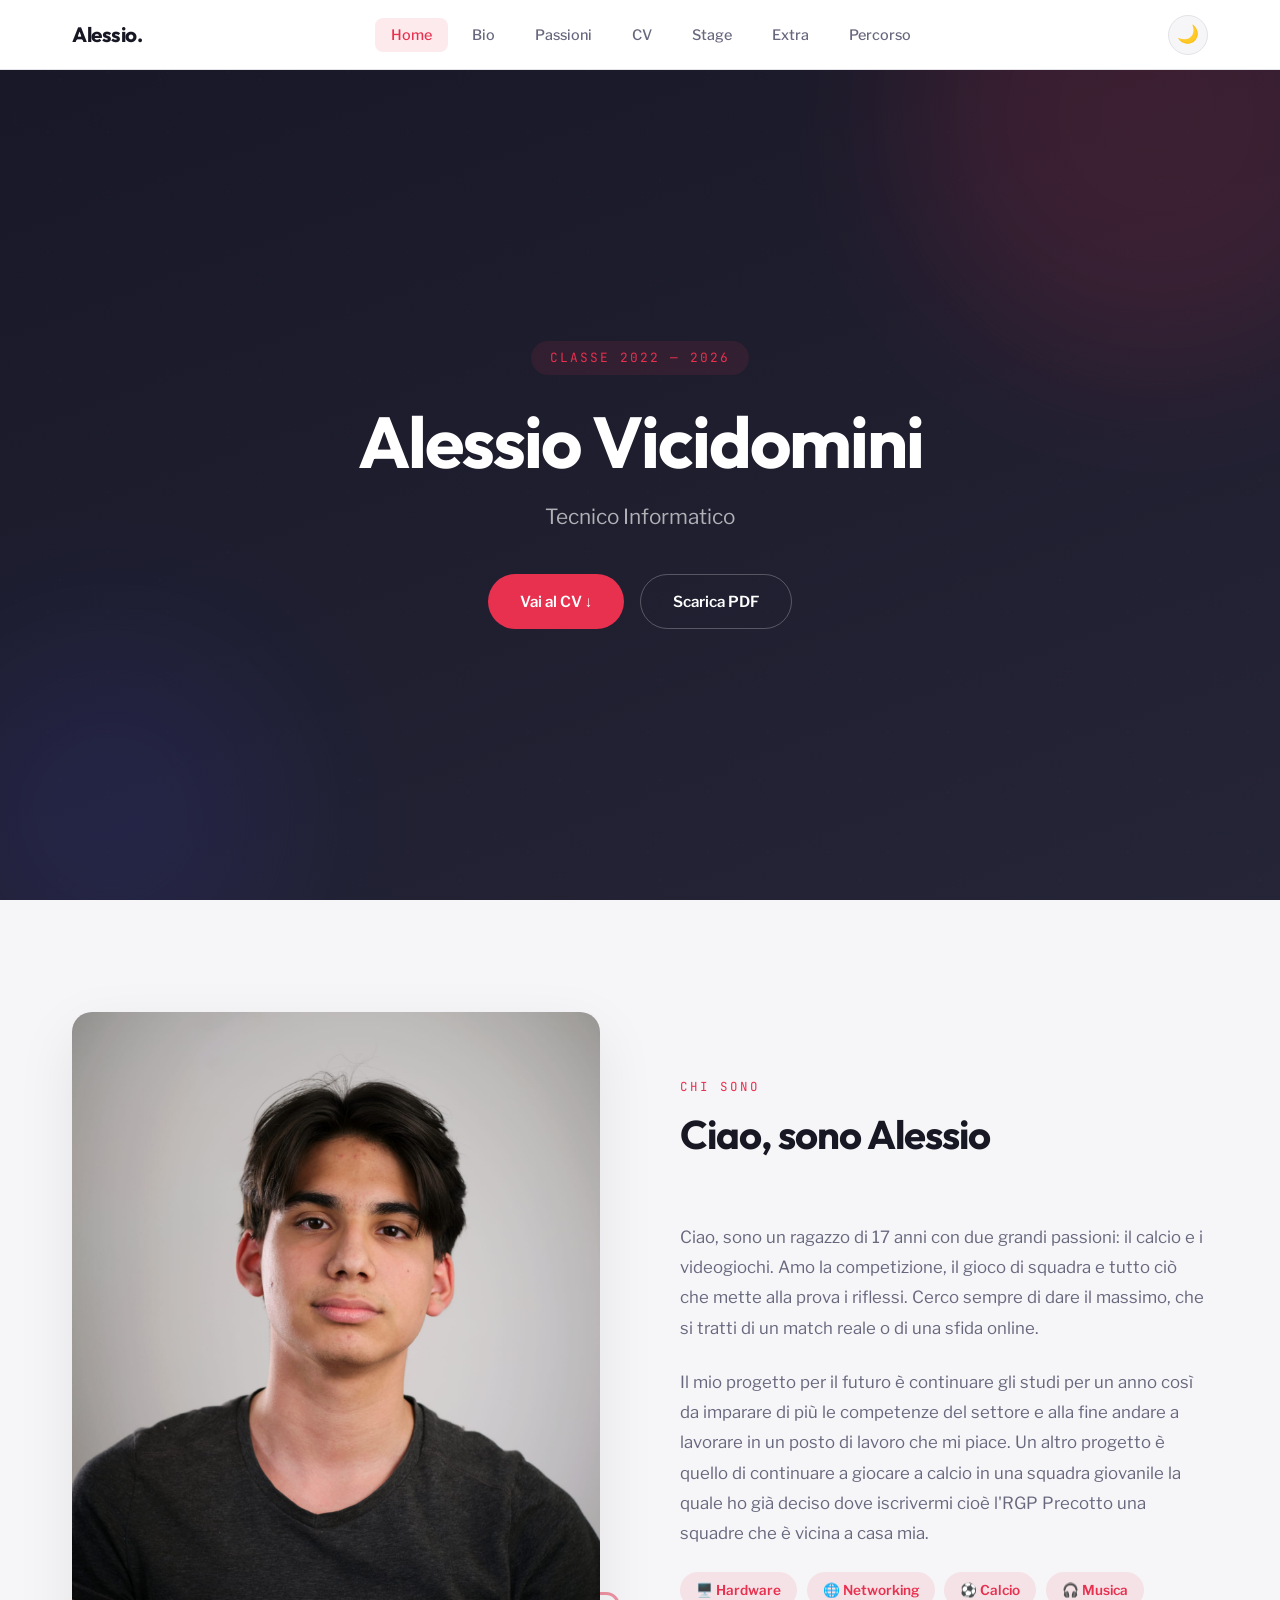
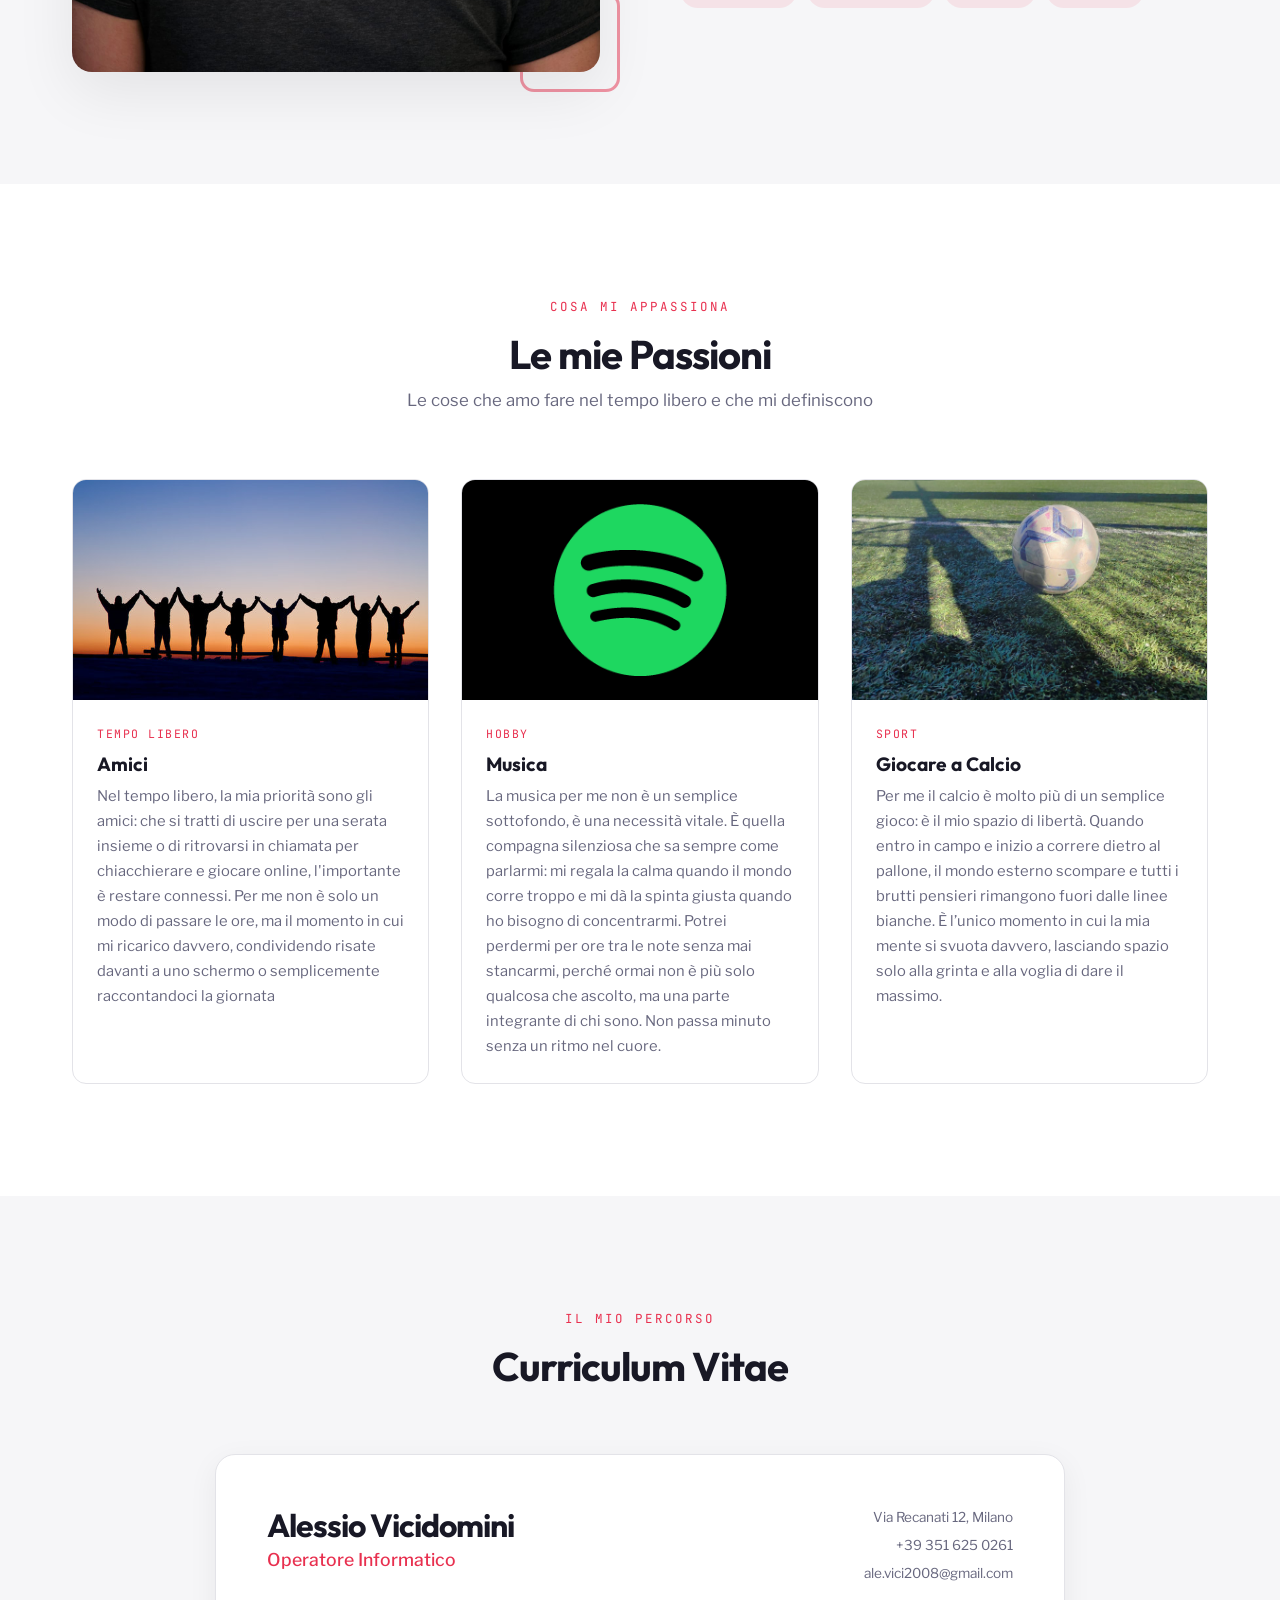
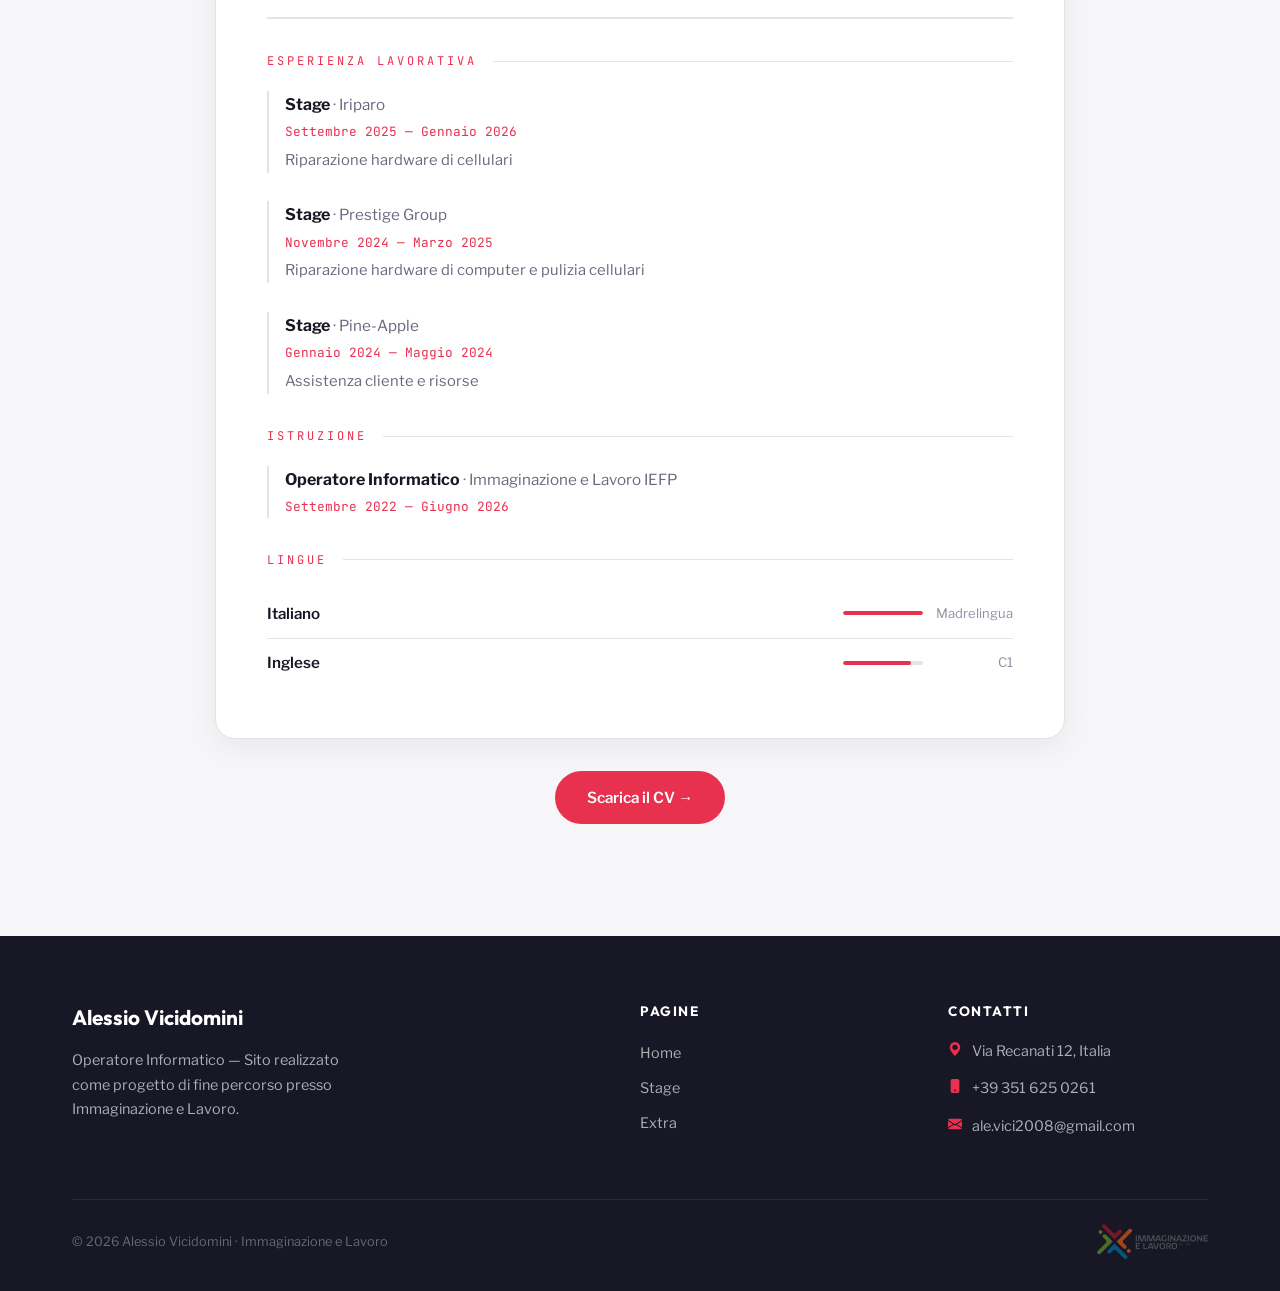
<file: index.html>
<!DOCTYPE html>
<html lang="it" data-theme="default">
<!--
    PERSONALIZZAZIONE RAPIDA:
    
    1. TEMA: cambia data-theme="default" qui sopra con:
       ocean, sunset, forest, lavender, mono
    
    2. DARK MODE: il bottone 🌙 in alto a destra
    
    3. FONT: cambia i link Google Fonts qui sotto
    
    4. CONTENUTI: cerca i commenti "MODIFICA" nel codice
-->
<head>
    <meta charset="UTF-8">
    <meta name="viewport" content="width=device-width, initial-scale=1.0">
    <title>Alessio Vicidomini — Portfolio</title>

    <!-- MODIFICA: Cambia i font qui se vuoi -->
    <link rel="preconnect" href="https://fonts.googleapis.com">
    <link rel="preconnect" href="https://fonts.gstatic.com" crossorigin>
    <link href="https://fonts.googleapis.com/css2?family=Outfit:wght@400;500;600;700&family=Libre+Franklin:wght@400;500;600;700&family=JetBrains+Mono:wght@400;500&display=swap" rel="stylesheet">

    <link rel="stylesheet" href="./style.css">
</head>
<body>

    <!-- ====== NAVBAR ====== -->
    <nav class="site-nav">
        <div class="nav-inner">
            <!-- MODIFICA: il tuo nome -->
            <a href="#" class="nav-brand">Alessio.</a>

            <button class="nav-burger" id="navBurger" aria-label="Apri menu">
                <span></span><span></span><span></span>
            </button>

            <ul class="nav-links" id="navLinks">
                <li><a href="#" class="active">Home</a></li>
                <li><a href="#bio">Bio</a></li>
                <li><a href="#passioni">Passioni</a></li>
                <li><a href="#cv">CV</a></li>
                <li><a href="./stage.html">Stage</a></li>
                <li><a href="./extra.html">Extra</a></li>
                <li><a href="./percorso.html">Percorso</a></li>
            </ul>

            <button class="theme-toggle" id="themeToggle" aria-label="Cambia tema">🌙</button>
        </div>
    </nav>

    <!-- ====== HERO ====== -->
    <section class="hero">
        <div class="hero-pattern"></div>
        <div class="hero-blob hero-blob-1"></div>
        <div class="hero-blob hero-blob-2"></div>

        <div class="hero-content">
            <!-- MODIFICA: il tuo badge, nome e descrizione -->
            <span class="hero-label reveal">Classe 2022 — 2026</span>
            <h1 class="reveal reveal-delay-1"> Alessio Vicidomini </h1>
            <p class="hero-sub reveal reveal-delay-2">Tecnico Informatico </p>
            <div class="hero-cta reveal reveal-delay-3">
                <a href="#cv" class="btn-primary-custom">Vai al CV ↓</a>
                <a href="./doc/15_05_2026.pdf" target="_blank" class="btn-outline-custom">Scarica PDF</a>
            </div>
        </div>
    </section>

    <!-- ====== BIO ====== -->
    <section class="section" id="bio">
        <div class="section-container">
            <div class="bio-grid">
                <div class="bio-image reveal-left">
                    <div class="bio-image-frame">
                        <!-- MODIFICA: sostituisci con la tua foto (./img/foto.jpg) -->
                        <img src="./img/WhatsApp Image 2026-04-28 at 08.34.32.jpeg" alt="Foto profilo">
                    </div>
                </div>
                <div class="bio-text-area reveal-right">
                    <div class="section-header">
                        <span class="section-label">Chi sono</span>
                        <h2 class="section-title">Ciao, sono Alessio</h2>
                    </div>
                    <!-- MODIFICA: scrivi la tua bio -->
                    <p>
                    Ciao, sono un ragazzo di 17 anni con due grandi passioni: il calcio e i videogiochi. 
                     Amo la competizione, il gioco di squadra e tutto ciò che mette alla prova i riflessi. 
                     Cerco sempre di dare il massimo, che si tratti di un match reale o di una sfida online.
                    </p>
                    <p>
                        Il mio progetto per il futuro è continuare gli studi per un anno così da imparare di più le competenze del settore e alla fine andare a lavorare in un posto di lavoro che mi piace.
                        Un altro progetto è quello di continuare a giocare a calcio in una squadra giovanile la quale ho già deciso dove iscrivermi cioè l'RGP Precotto una squadre che è vicina a casa mia.
                    </p>
                    <!-- MODIFICA: le tue "etichette" -->
                    <div class="bio-pills">
                        <span class="bio-pill">🖥️ Hardware</span>
                        <span class="bio-pill">🌐 Networking</span>
                        <span class="bio-pill">⚽ Calcio</span>
                        <span class="bio-pill">🎧 Musica</span>
                    </div>
                </div>
            </div>
        </div>
    </section>

    <!-- ====== PASSIONI ====== -->
    <section class="section section-alt" id="passioni">
        <div class="section-container">
            <div class="section-header center reveal">
                <span class="section-label">Cosa mi appassiona</span>
                <h2 class="section-title">Le mie Passioni</h2>
                <p class="section-desc">Le cose che amo fare nel tempo libero e che mi definiscono</p>
            </div>

            <div class="passions-grid">

                <!-- MODIFICA: Card 1 — cambia immagine, categoria, titolo e testo -->
                <div class="passion-card reveal reveal-delay-1">
                    <div class="passion-card-img">
                        <img src="./img/360_F_28788685_dWTGZeYoGADEP4JdmhdF0BBAe2gqOers.jpg" alt="Palla">
                    </div>
                    <div class="passion-card-body">
                        <span class="passion-card-tag">Tempo libero</span>
                        <h3>Amici</h3>
                        <p>Nel tempo libero, la mia priorità sono gli amici: che si tratti di uscire per una serata insieme o di ritrovarsi in chiamata per chiacchierare e giocare online, l'importante è restare connessi. Per me non è solo un modo di passare le ore, ma il momento in cui mi ricarico davvero, condividendo risate davanti a uno schermo o semplicemente raccontandoci la giornata</p>
                    </div>
                </div>

                <!-- MODIFICA: Card 2 -->
                <div class="passion-card reveal reveal-delay-2">
                    <div class="passion-card-img">
                        <img src="./img/9f5edc36-eb4d-414a-8447-10514f2bc224-cover.png" alt="Passione 2">
                    </div>
                    <div class="passion-card-body">
                        <span class="passion-card-tag">Hobby</span>
                        <h3>Musica</h3>
                        <p>La musica per me non è un semplice sottofondo, è una necessità vitale. È quella compagna silenziosa che sa sempre come parlarmi: mi regala la calma quando il mondo corre troppo e mi dà la spinta giusta quando ho bisogno di concentrarmi. Potrei perdermi per ore tra le note senza mai stancarmi, perché ormai non è più solo qualcosa che ascolto, ma una parte integrante di chi sono. Non passa minuto senza un ritmo nel cuore. </p>
                    </div>
                </div>

                <!-- MODIFICA: Card 3 -->
                <div class="passion-card reveal reveal-delay-3">
                    <div class="passion-card-img">
                        <img src="./img/canpo.jpeg" alt="Passione 3">
                    </div>
                    <div class="passion-card-body">
                        <span class="passion-card-tag">Sport</span>
                        <h3>Giocare a Calcio</h3>
                        <p>Per me il calcio è molto più di un semplice gioco: è il mio spazio di libertà. 
                        Quando entro in campo e inizio a correre dietro al pallone, il mondo esterno scompare e tutti i brutti pensieri rimangono fuori dalle linee bianche. 
                        È l’unico momento in cui la mia mente si svuota davvero, lasciando spazio solo alla grinta e alla voglia di dare il massimo.</p>
                    </div>
                </div>
            </div>
        </div>
    </section>

    <!-- ====== CV ====== -->
    <section class="section" id="cv">
        <div class="section-container">
            <div class="section-header center reveal">
                <span class="section-label">Il mio percorso</span>
                <h2 class="section-title">Curriculum Vitae</h2>
            </div>

            <div class="cv-paper reveal">
                <!-- MODIFICA: intestazione CV -->
                <div class="cv-header">
                    <div>
                        <h2 class="cv-name">Alessio Vicidomini</h2>
                        <p class="cv-role">Operatore Informatico</p>
                    </div>
                    <div class="cv-contact-mini">
                        <span>Via Recanati 12, Milano</span>
                        <span>+39 351 625 0261</span>
                        <span>ale.vici2008@gmail.com</span>
                    </div>
                </div>

                <!-- Esperienza -->
                <div class="cv-section-title">Esperienza Lavorativa</div>

                <!-- MODIFICA: aggiungi le tue esperienze -->
                <div class="cv-entry">
                    <span class="cv-entry-title">Stage</span>
                    <span class="cv-entry-place"> · Iriparo</span>
                    <span class="cv-entry-date">Settembre 2025 — Gennaio 2026</span>
                    <p class="cv-entry-desc">Riparazione hardware di cellulari</p>
                </div>

                <div class="cv-entry">
                    <span class="cv-entry-title">Stage</span>
                    <span class="cv-entry-place"> · Prestige Group</span>
                    <span class="cv-entry-date">Novembre 2024 — Marzo 2025</span>
                    <p class="cv-entry-desc">Riparazione hardware di computer e pulizia cellulari</p>
                </div>

                <div class="cv-entry">
                    <span class="cv-entry-title">Stage</span>
                    <span class="cv-entry-place"> · Pine-Apple</span>
                    <span class="cv-entry-date">Gennaio 2024 — Maggio 2024</span>
                    <p class="cv-entry-desc">Assistenza cliente e risorse</p>
                </div>

                <!-- Istruzione -->
                <div class="cv-section-title">Istruzione</div>

                <div class="cv-entry">
                    <span class="cv-entry-title">Operatore Informatico</span>
                    <span class="cv-entry-place"> · Immaginazione e Lavoro IEFP</span>
                    <span class="cv-entry-date">Settembre 2022 — Giugno 2026</span>
                </div>

                

                <!-- Lingue -->
                <div class="cv-section-title">Lingue</div>

                <!-- MODIFICA: le tue lingue e livelli (width della barra: 100% = nativo, 80% = avanzato, 60% = intermedio, 40% = base) -->
                <div class="cv-lang">
                    <span class="cv-lang-name">Italiano</span>
                    <div class="cv-lang-level">
                        <div class="cv-lang-bar"><div class="cv-lang-bar-fill" style="width: 100%"></div></div>
                        <span class="cv-lang-label">Madrelingua</span>
                    </div>
                </div>
                <div class="cv-lang">
                    <span class="cv-lang-name">Inglese</span>
                    <div class="cv-lang-level">
                        <div class="cv-lang-bar"><div class="cv-lang-bar-fill" style="width: 85%"></div></div>
                        <span class="cv-lang-label">C1</span>
                    </div>
                </div>
            </div>

            <div style="text-align: center; margin-top: 2rem;" class="reveal">
                <a href="./doc/15_05_2026.pdf" target="_blank" class="btn-primary-custom">Scarica il CV →</a>
            </div>
        </div>
    </section>

    <!-- ====== FOOTER ====== -->
    <footer class="site-footer">
        <div class="section-container">
            <div class="footer-grid">
                <div>
                    <!-- MODIFICA: il tuo nome e descrizione -->
                    <p class="footer-brand">Alessio Vicidomini</p>
                    <p class="footer-desc">
                        Operatore Informatico — Sito realizzato come progetto di fine percorso 
                        presso Immaginazione e Lavoro.
                    </p>
                </div>
                <div>
                    <p class="footer-heading">Pagine</p>
                    <ul class="footer-links">
                        <li><a href="#">Home</a></li>
                        <li><a href="./pages/stage.html">Stage</a></li>
                        <li><a href="./pages/extra.html">Extra</a></li>
                    </ul>
                </div>
                <div>
                    <p class="footer-heading">Contatti</p>
                    <!-- MODIFICA: i tuoi contatti -->
                    <div class="footer-contact-item">
                        <svg xmlns="http://www.w3.org/2000/svg" width="14" height="14" fill="currentColor" viewBox="0 0 16 16"><path d="M8 16s6-5.686 6-10A6 6 0 0 0 2 6c0 4.314 6 10 6 10m0-7a3 3 0 1 1 0-6 3 3 0 0 1 0 6"/></svg>
                        <span>Via Recanati 12, Italia</span>
                    </div>
                    <div class="footer-contact-item">
                        <svg xmlns="http://www.w3.org/2000/svg" width="14" height="14" fill="currentColor" viewBox="0 0 16 16"><path d="M3 2a2 2 0 0 1 2-2h6a2 2 0 0 1 2 2v12a2 2 0 0 1-2 2H5a2 2 0 0 1-2-2zm6 11a1 1 0 1 0-2 0 1 1 0 0 0 2 0"/></svg>
                        <span>+39 351 625 0261</span>
                    </div>
                    <div class="footer-contact-item">
                        <svg xmlns="http://www.w3.org/2000/svg" width="14" height="14" fill="currentColor" viewBox="0 0 16 16"><path d="M.05 3.555A2 2 0 0 1 2 2h12a2 2 0 0 1 1.95 1.555L8 8.414zM0 4.697v7.104l5.803-3.558zM6.761 8.83l-6.57 4.027A2 2 0 0 0 2 14h12a2 2 0 0 0 1.808-1.144l-6.57-4.027L8 9.586zm3.436-.586L16 11.801V4.697z"/></svg>
                        <span>ale.vici2008@gmail.com</span>
                    </div>
                </div>
            </div>
            <div class="footer-bottom">
                <span class="footer-copy">© 2026 Alessio Vicidomini · Immaginazione e Lavoro</span>
                <img src="./img/images__1_-removebg-preview.png" class="footer-logo" alt="Logo scuola">
            </div>
        </div>
    </footer>

    <script src="./script.js"></script>
</body>
</html>
</file>
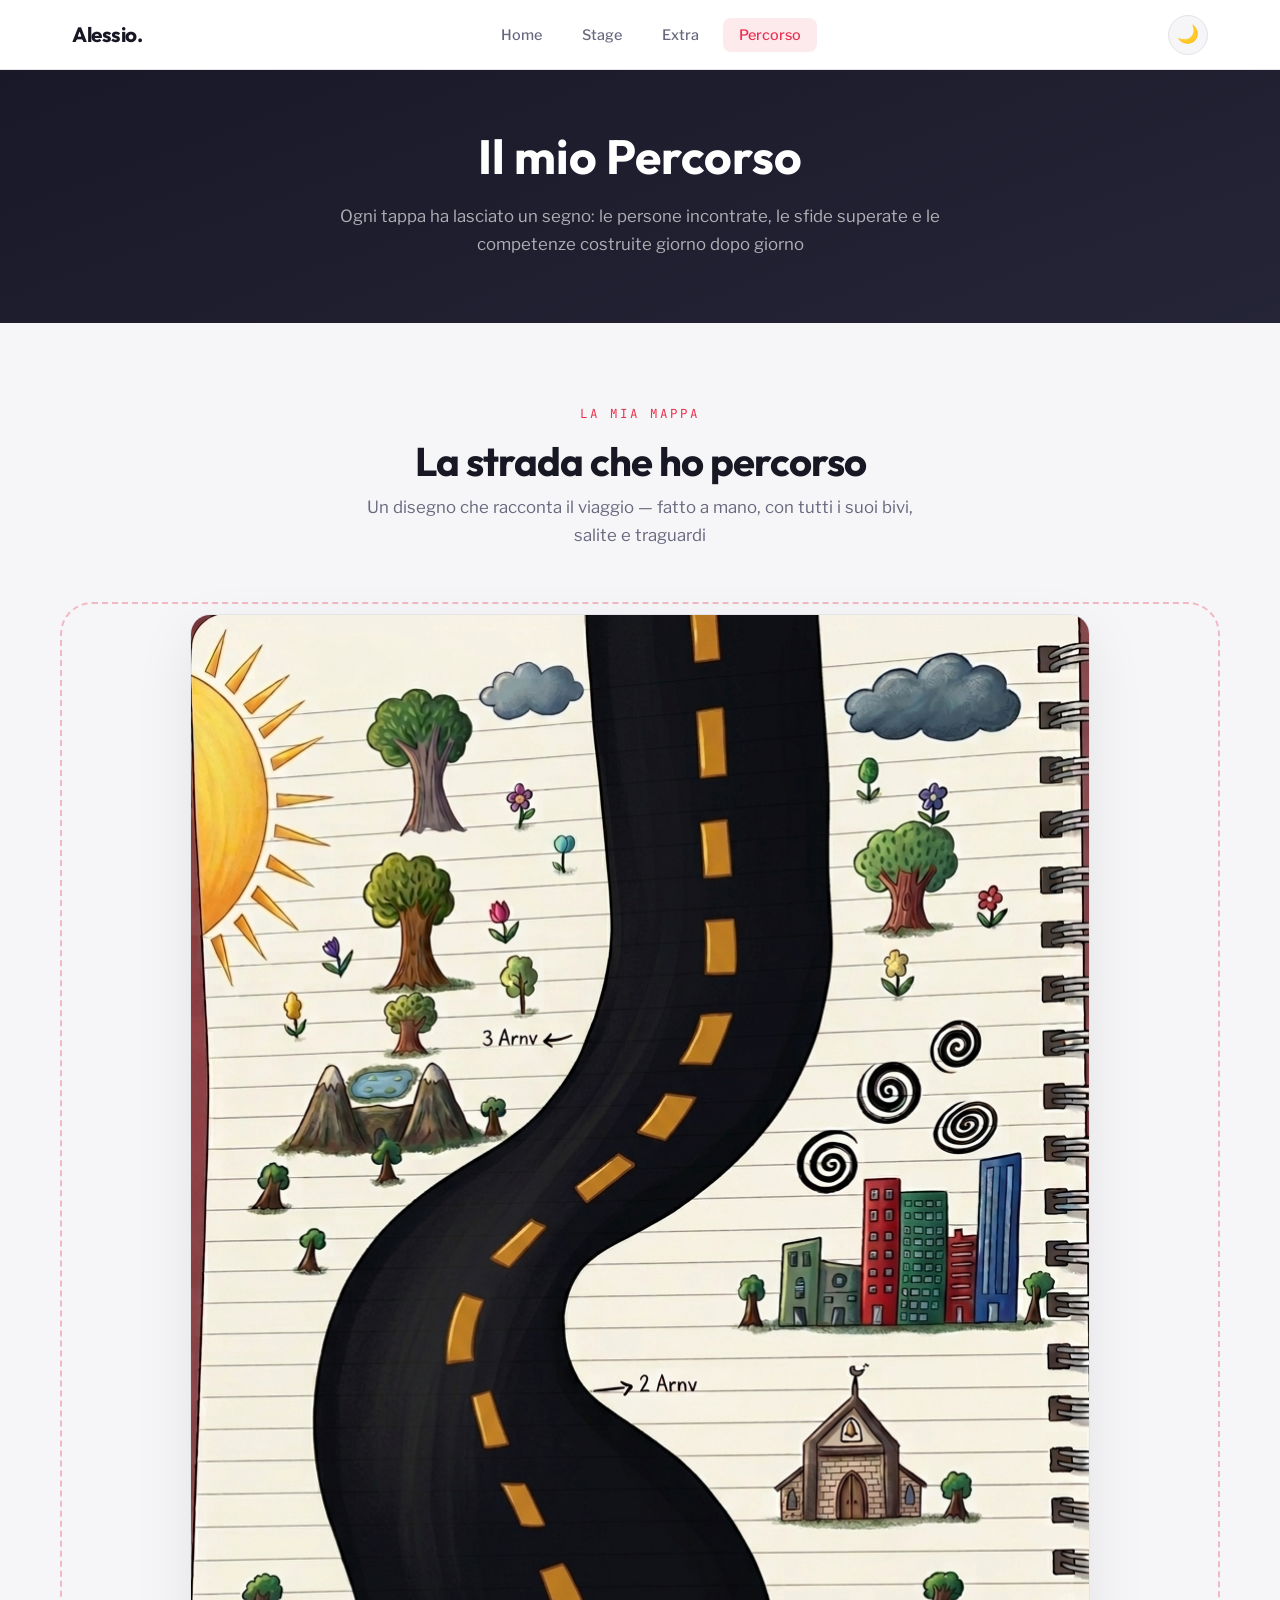
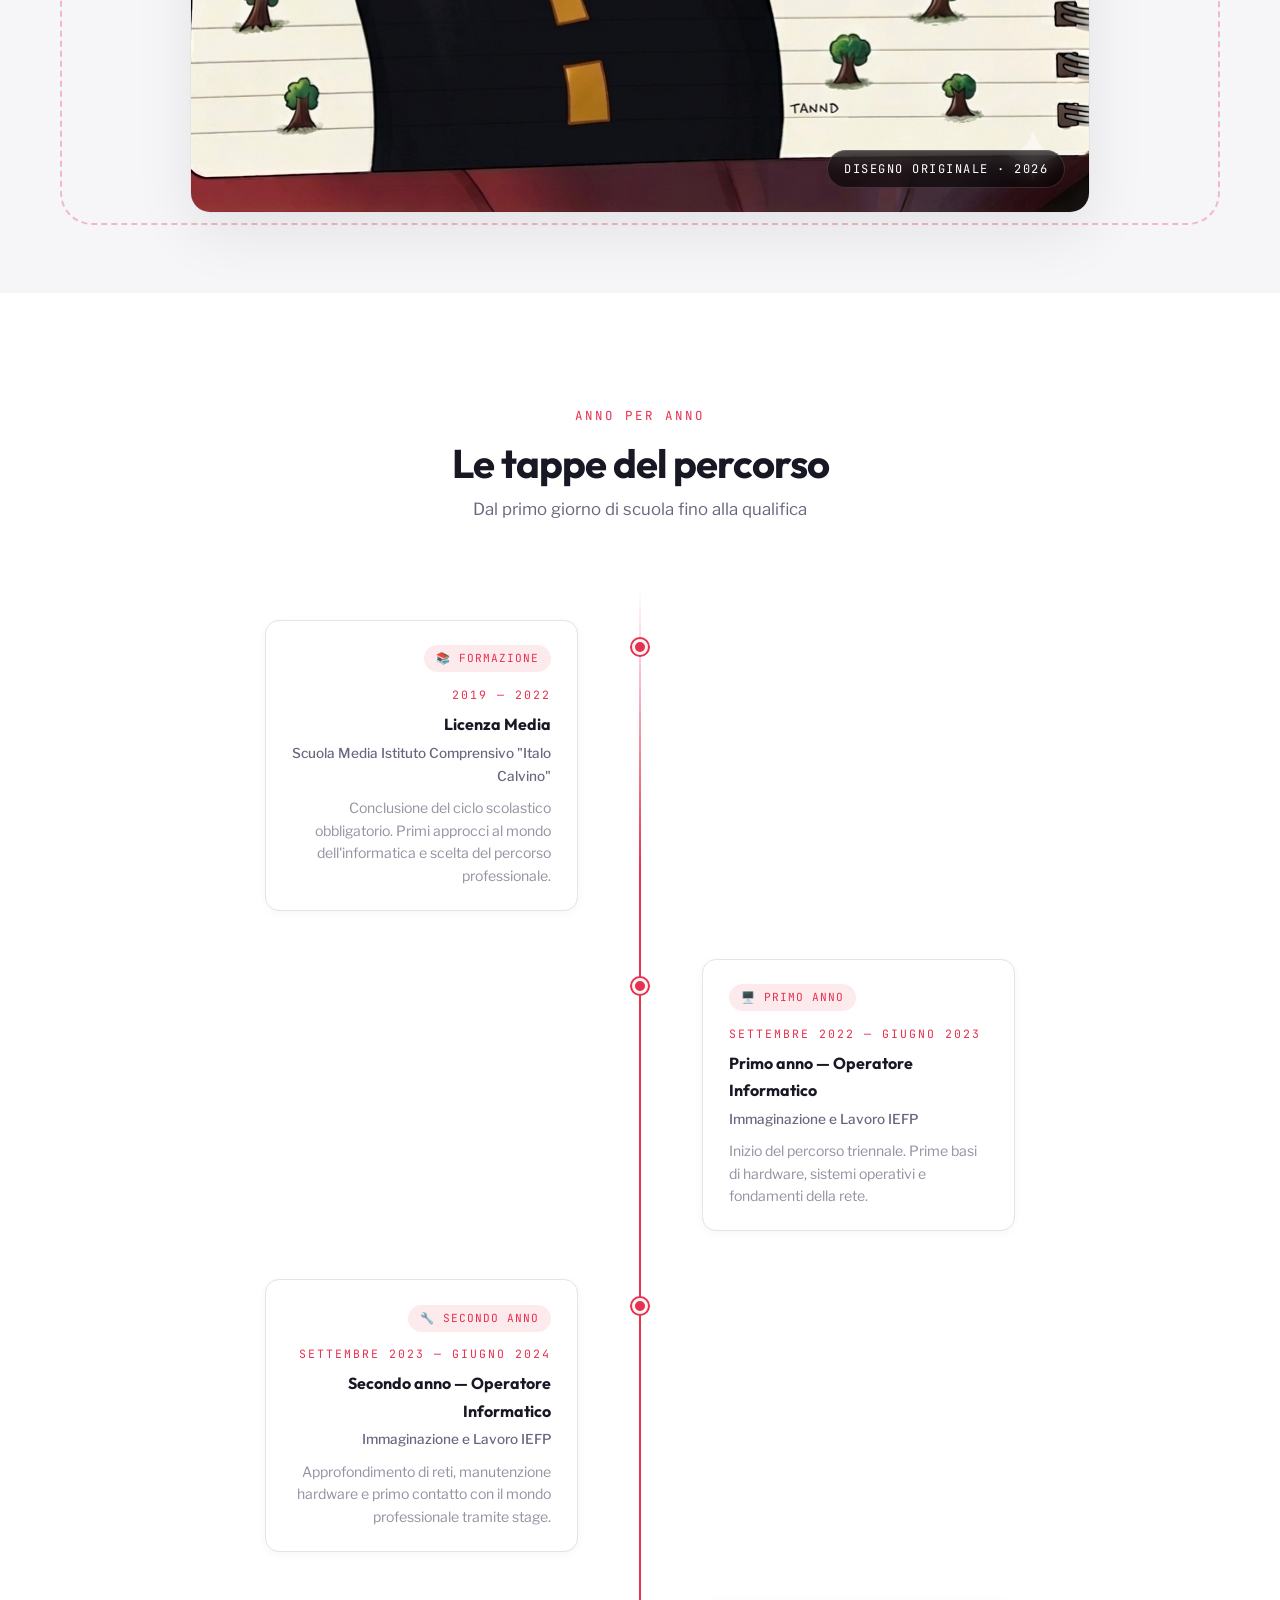
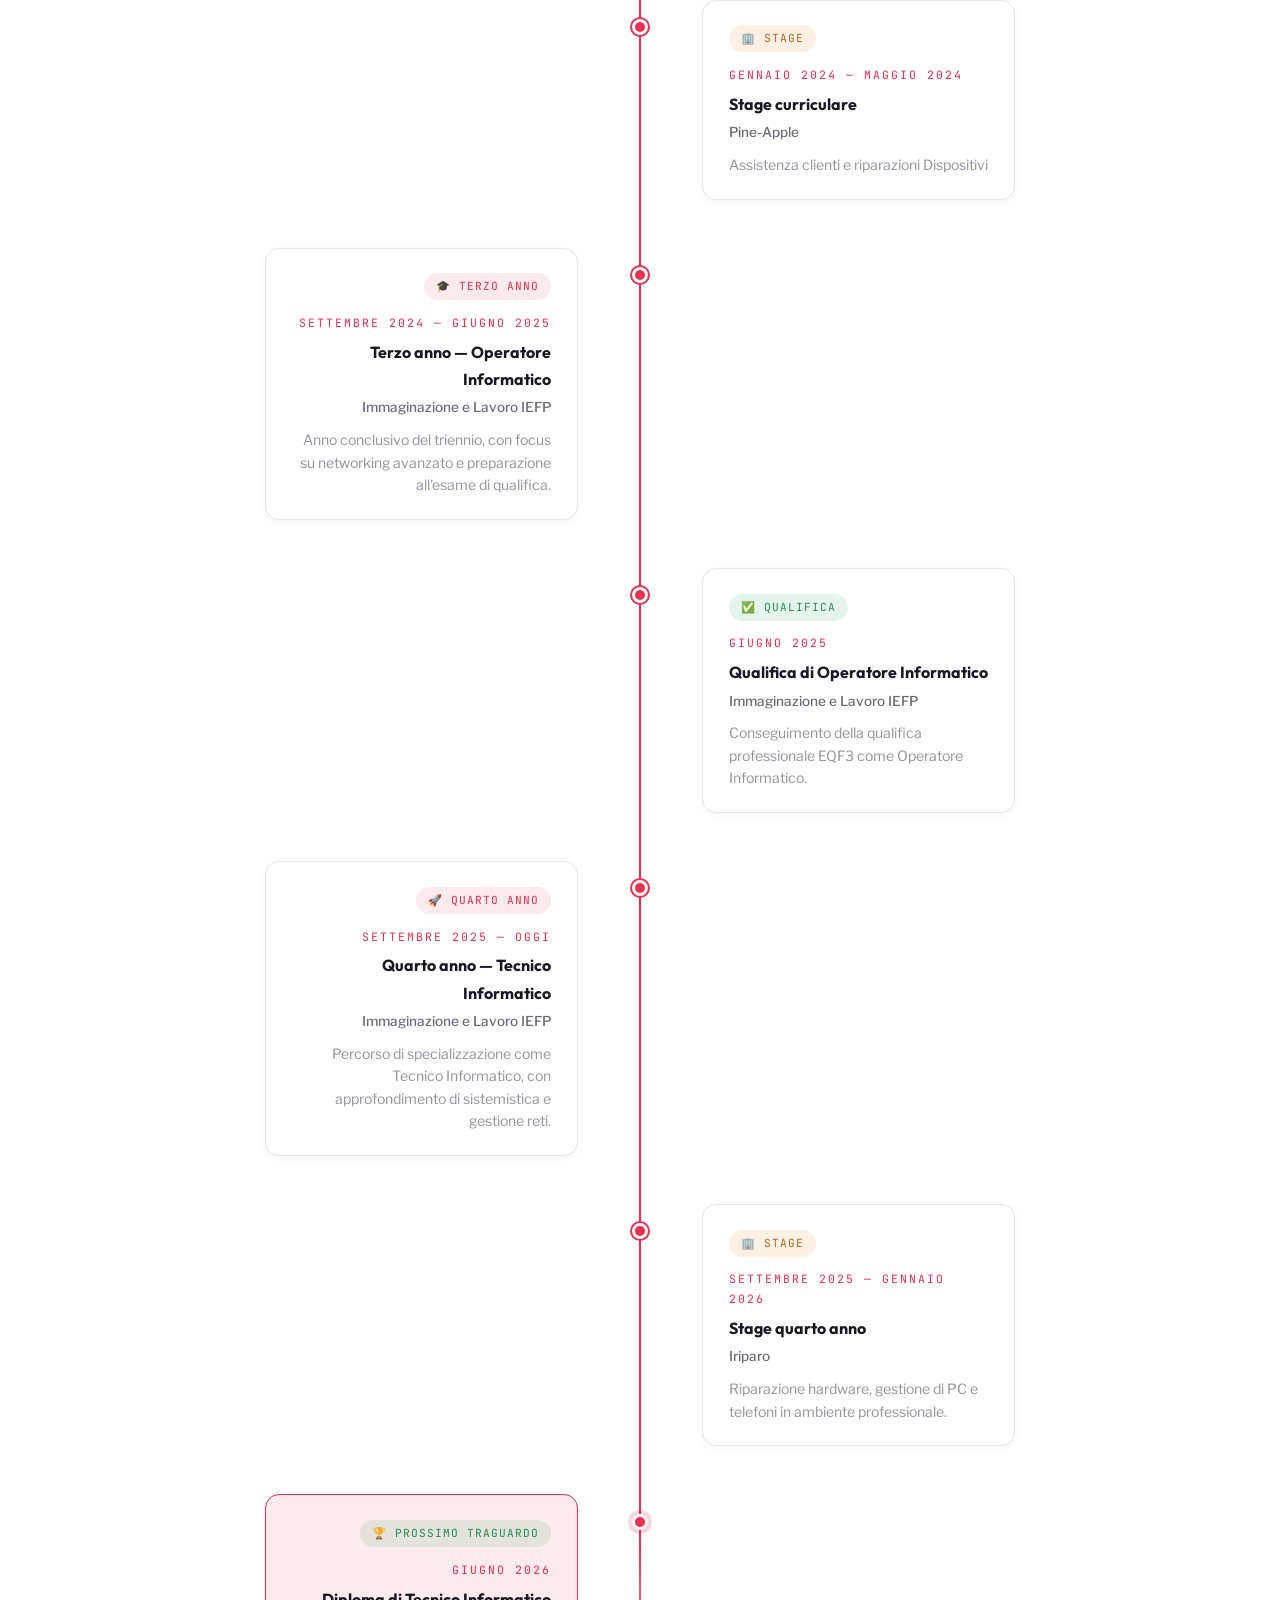
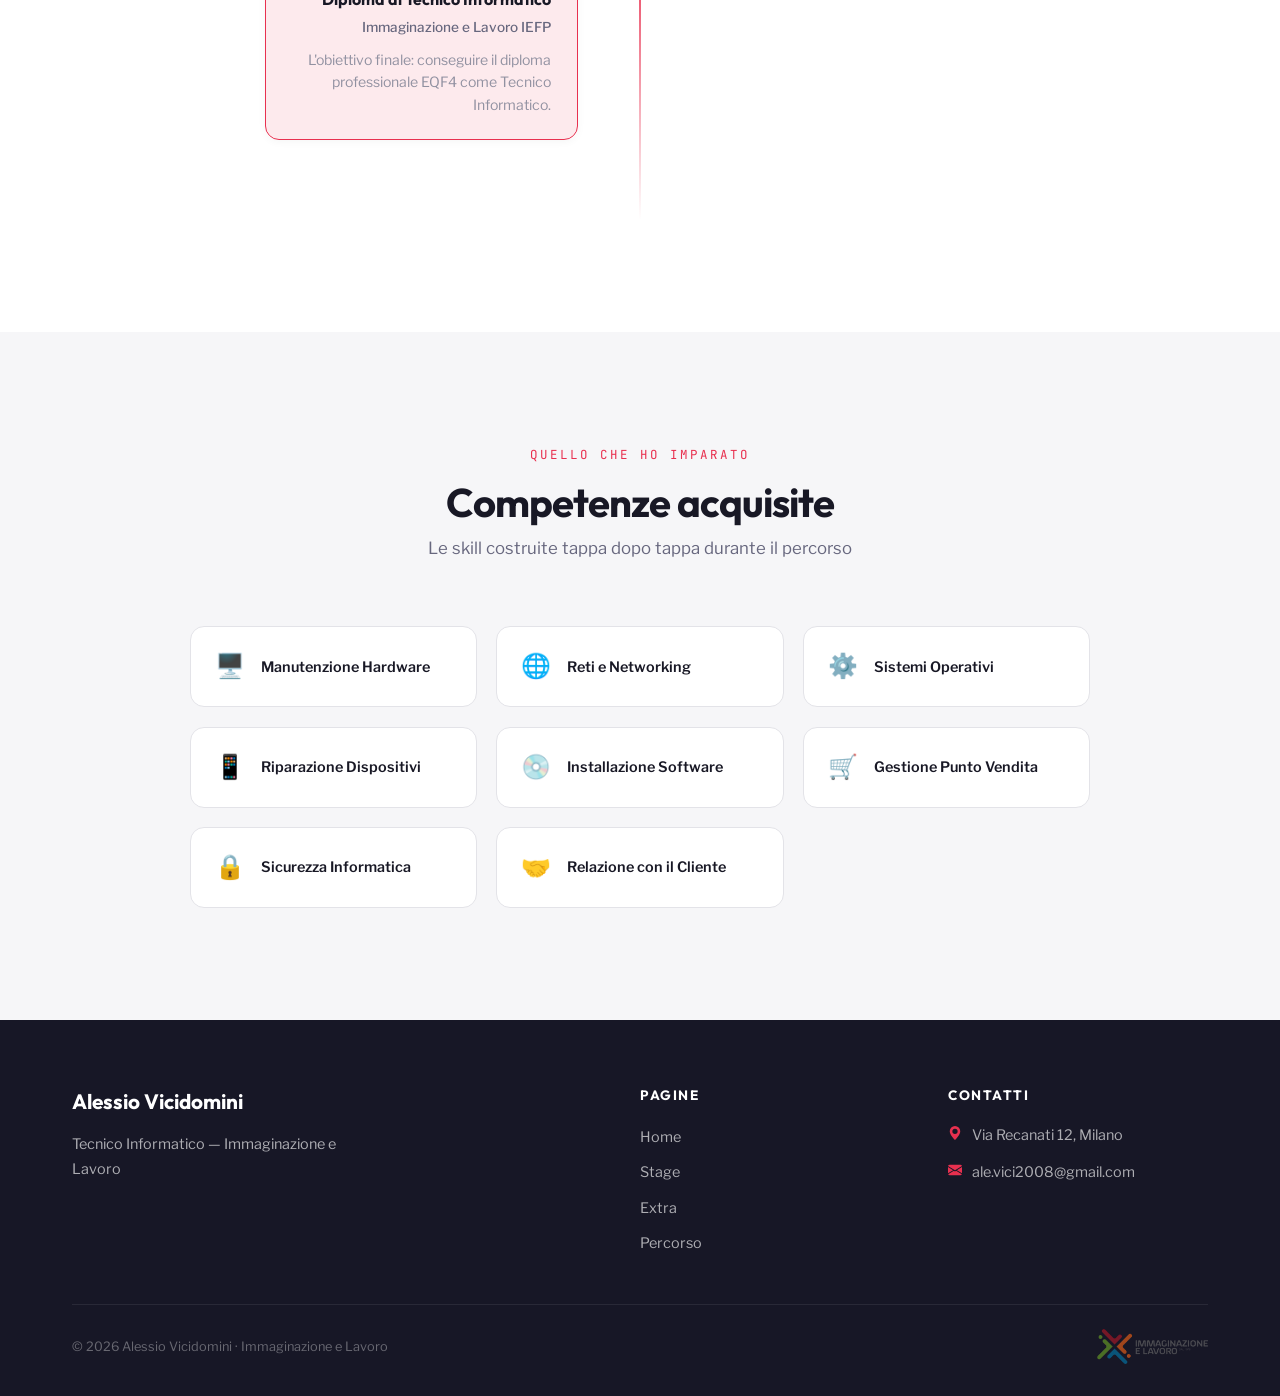
<file: percorso.html>
<!DOCTYPE html>
<html lang="it" data-theme="default">
<head>
    <meta charset="UTF-8">
    <meta name="viewport" content="width=device-width, initial-scale=1.0">
    <title>Alessio Vicidomini — Percorso Scolastico</title>

    <link rel="preconnect" href="https://fonts.googleapis.com">
    <link rel="preconnect" href="https://fonts.gstatic.com" crossorigin>
    <link href="https://fonts.googleapis.com/css2?family=Outfit:wght@400;500;600;700&family=Libre+Franklin:wght@400;500;600;700&family=JetBrains+Mono:wght@400;500&display=swap" rel="stylesheet">

    <link rel="stylesheet" href="./style.css">

    <style>
        /* ======================================================
           STILI SPECIFICI — PERCORSO SCOLASTICO
           ====================================================== */

        /* === IMMAGINE STRADA DISEGNATA === */
        .strada-section {
            padding: 5rem 0;
        }

        .strada-frame {
            position: relative;
            max-width: 900px;
            margin: 0 auto;
            border-radius: var(--radius-lg);
            overflow: hidden;
            box-shadow: var(--shadow-lg);
            border: 1px solid var(--border-light);
        }

        .strada-frame img {
            width: 100%;
            height: auto;
            display: block;
            object-fit: cover;
        }

        /* Badge sovrapposto all'immagine */
        .strada-badge {
            position: absolute;
            bottom: 1.5rem;
            right: 1.5rem;
            background: rgba(0, 0, 0, 0.6);
            backdrop-filter: blur(10px);
            color: #fff;
            font-family: var(--font-mono);
            font-size: 0.75rem;
            letter-spacing: 1.5px;
            text-transform: uppercase;
            padding: 0.5rem 1rem;
            border-radius: var(--radius-full);
            border: 1px solid rgba(255,255,255,0.15);
        }

        /* Cornice decorativa attorno all'immagine */
        .strada-wrapper {
            position: relative;
        }

        .strada-wrapper::before {
            content: '';
            position: absolute;
            inset: -12px;
            border: 2px dashed var(--accent);
            border-radius: calc(var(--radius-lg) + 12px);
            opacity: 0.3;
            pointer-events: none;
            z-index: 0;
        }

        .strada-frame {
            position: relative;
            z-index: 1;
        }

        /* === TIMELINE PERCORSO === */
        .timeline {
            position: relative;
            max-width: 750px;
            margin: 0 auto;
            padding: 2rem 0;
        }

        /* Linea verticale centrale */
        .timeline::before {
            content: '';
            position: absolute;
            left: 50%;
            top: 0;
            bottom: 0;
            width: 2px;
            background: linear-gradient(
                to bottom,
                transparent,
                var(--accent) 10%,
                var(--accent) 90%,
                transparent
            );
            transform: translateX(-50%);
        }

        .timeline-item {
            position: relative;
            display: grid;
            grid-template-columns: 1fr 60px 1fr;
            align-items: start;
            margin-bottom: 3rem;
            gap: 0;
        }

        /* Pallino centrale */
        .timeline-dot {
            width: 16px;
            height: 16px;
            background: var(--accent);
            border-radius: 50%;
            border: 3px solid var(--bg-primary);
            box-shadow: 0 0 0 2px var(--accent);
            justify-self: center;
            margin-top: 1.2rem;
            position: relative;
            z-index: 1;
            transition: transform var(--duration-fast) var(--ease-spring);
        }

        .timeline-item:hover .timeline-dot {
            transform: scale(1.4);
        }

        /* Contenuto sinistra (anni pari) */
        .timeline-left {
            padding-right: 2rem;
            text-align: right;
        }

        /* Contenuto destra (anni dispari) */
        .timeline-right {
            padding-left: 2rem;
        }

        /* Le card vuote occupano lo spazio ma non mostrano nulla */
        .timeline-left:empty,
        .timeline-right:empty {
            display: block;
        }

        .timeline-card {
            background: var(--bg-elevated);
            border: 1px solid var(--border-light);
            border-radius: var(--radius-md);
            padding: 1.4rem 1.6rem;
            box-shadow: var(--shadow-sm);
            transition: transform var(--duration-normal) var(--ease-spring),
                        box-shadow var(--duration-normal) var(--ease-out),
                        border-color var(--duration-fast);
        }

        .timeline-card:hover {
            transform: translateY(-4px);
            box-shadow: var(--shadow-md);
            border-color: var(--accent);
        }

        .timeline-anno {
            font-family: var(--font-mono);
            font-size: 0.72rem;
            letter-spacing: 2px;
            text-transform: uppercase;
            color: var(--accent);
            margin-bottom: 0.4rem;
            display: block;
        }

        .timeline-titolo {
            font-family: var(--font-display);
            font-size: 1rem;
            font-weight: 700;
            color: var(--text-primary);
            margin-bottom: 0.2rem;
        }

        .timeline-luogo {
            font-size: 0.85rem;
            color: var(--text-secondary);
            font-weight: 500;
            margin-bottom: 0.6rem;
        }

        .timeline-desc {
            font-size: 0.88rem;
            color: var(--text-tertiary);
            line-height: 1.6;
        }

        /* Badge tipo evento */
        .timeline-badge {
            display: inline-flex;
            align-items: center;
            gap: 0.3rem;
            font-family: var(--font-mono);
            font-size: 0.7rem;
            text-transform: uppercase;
            letter-spacing: 1px;
            padding: 0.25rem 0.75rem;
            border-radius: var(--radius-full);
            margin-bottom: 0.8rem;
        }

        .timeline-badge.qualifica {
            background: hsla(145, 60%, 40%, 0.12);
            color: hsl(145, 60%, 35%);
        }

        .timeline-badge.formazione {
            background: var(--accent-soft);
            color: var(--accent);
        }

        .timeline-badge.stage {
            background: hsla(30, 80%, 50%, 0.12);
            color: hsl(30, 70%, 40%);
        }

        html[data-dark] .timeline-badge.qualifica {
            background: hsla(145, 60%, 40%, 0.2);
            color: hsl(145, 55%, 55%);
        }

        html[data-dark] .timeline-badge.stage {
            background: hsla(30, 80%, 50%, 0.18);
            color: hsl(30, 80%, 65%);
        }

        /* === CITAZIONE ISPIRAZIONALE === */
        .quote-block {
            background: var(--bg-elevated);
            border-left: 4px solid var(--accent);
            border-radius: 0 var(--radius-md) var(--radius-md) 0;
            padding: 2rem 2.5rem;
            max-width: 650px;
            margin: 0 auto;
            font-style: italic;
            font-size: 1.15rem;
            color: var(--text-secondary);
            line-height: 1.8;
            position: relative;
        }

        .quote-block::before {
            content: '"';
            font-family: var(--font-display);
            font-size: 5rem;
            color: var(--accent);
            opacity: 0.15;
            position: absolute;
            top: -1rem;
            left: 1rem;
            line-height: 1;
            pointer-events: none;
        }

        .quote-author {
            display: block;
            font-style: normal;
            font-family: var(--font-mono);
            font-size: 0.78rem;
            letter-spacing: 1.5px;
            text-transform: uppercase;
            color: var(--accent);
            margin-top: 1rem;
        }

        /* === COMPETENZE ACQUISITE === */
        .skills-grid {
            display: grid;
            grid-template-columns: repeat(auto-fill, minmax(220px, 1fr));
            gap: 1.2rem;
            max-width: 900px;
            margin: 0 auto;
        }

        .skill-chip {
            background: var(--bg-elevated);
            border: 1px solid var(--border-light);
            border-radius: var(--radius-md);
            padding: 1.2rem 1.5rem;
            display: flex;
            align-items: center;
            gap: 1rem;
            transition: transform var(--duration-fast) var(--ease-spring),
                        border-color var(--duration-fast),
                        box-shadow var(--duration-fast);
        }

        .skill-chip:hover {
            transform: translateY(-3px);
            border-color: var(--accent);
            box-shadow: var(--shadow-sm);
        }

        .skill-chip-icon {
            font-size: 1.5rem;
            flex-shrink: 0;
        }

        .skill-chip-text {
            font-size: 0.9rem;
            font-weight: 600;
            color: var(--text-primary);
        }

        /* === RESPONSIVE TIMELINE === */
        @media (max-width: 700px) {
            .timeline::before {
                left: 20px;
            }

            .timeline-item {
                grid-template-columns: 40px 1fr;
                grid-template-areas: "dot content";
            }

            .timeline-dot {
                grid-area: dot;
                justify-self: start;
                margin-left: 4px;
            }

            .timeline-left {
                display: none;
            }

            .timeline-right {
                grid-area: content;
                padding-left: 1rem;
                padding-right: 0;
                text-align: left;
            }

            /* Quando il contenuto è nella colonna sinistra, spostalo a destra su mobile */
            .timeline-item .timeline-left .timeline-card {
                display: none;
            }

            /* Override: mostra tutto a destra su mobile */
            .timeline-item.left-content .timeline-left {
                display: none;
            }

            .timeline-item.left-content .timeline-right {
                grid-area: content;
            }
        }
    </style>
</head>
<body>

    <!-- ====== NAVBAR ====== -->
    <nav class="site-nav">
        <div class="nav-inner">
            <a href="./index.html" class="nav-brand">Alessio.</a>
            <button class="nav-burger" id="navBurger" aria-label="Apri menu">
                <span></span><span></span><span></span>
            </button>
            <ul class="nav-links" id="navLinks">
                <li><a href="./index.html">Home</a></li>
                <li><a href="./stage.html">Stage</a></li>
                <li><a href="./extra.html">Extra</a></li>
                <li><a href="#" class="active">Percorso</a></li>
            </ul>
            <button class="theme-toggle" id="themeToggle" aria-label="Cambia tema">🌙</button>
        </div>
    </nav>

    <!-- ====== PAGE HERO ====== -->
    <section class="page-hero">
        <div class="hero-pattern"></div>
        <div class="section-container">
            <h1 class="reveal">Il mio Percorso</h1>
            <p class="hero-sub reveal reveal-delay-1">
                Ogni tappa ha lasciato un segno: le persone incontrate, 
                le sfide superate e le competenze costruite giorno dopo giorno
            </p>
        </div>
    </section>

    <!-- ====== IMMAGINE STRADA DISEGNATA ====== -->
    <section class="strada-section section">
        <div class="section-container">
            <div class="section-header center reveal">
                <span class="section-label">La mia mappa</span>
                <h2 class="section-title">La strada che ho percorso</h2>
                <p class="section-desc">
                    Un disegno che racconta il viaggio — fatto a mano, 
                    con tutti i suoi bivi, salite e traguardi
                </p>
            </div>

            <div class="strada-wrapper reveal">
                <div class="strada-frame">
                    <!--
                        MODIFICA: sostituisci il src con il percorso della tua immagine.
                        Esempio: src="./img/strada.jpg"  oppure  src="./img/percorso.png"
                        
                        L'immagine va salvata nella cartella img/ del progetto.
                        Dimensione consigliata: almeno 900×500 px, formato JPG o PNG.
                    -->
                    <img
                        src="./img/1776751880951.png" height="900px" width="500px"
                        alt="La mia strada scolastica — disegno originale"
                    >
                    <span class="strada-badge">Disegno originale · 2026</span>
                </div>
            </div>

        </div>
    </section>

    <!-- ====== TIMELINE PERCORSO ====== -->
    <section class="section section-alt">
        <div class="section-container">
            <div class="section-header center reveal">
                <span class="section-label">Anno per anno</span>
                <h2 class="section-title">Le tappe del percorso</h2>
                <p class="section-desc">Dal primo giorno di scuola fino alla qualifica</p>
            </div>

            <div class="timeline">

                <!-- TAPPA 1 — a sinistra -->
                <!-- MODIFICA: anno, titolo, istituto, descrizione -->
                <div class="timeline-item left-content reveal">
                    <div class="timeline-left">
                        <div class="timeline-card">
                            <span class="timeline-badge formazione">📚 Formazione</span>
                            <span class="timeline-anno">2019 — 2022</span>
                            <div class="timeline-titolo">Licenza Media</div>
                            <div class="timeline-luogo">Scuola Media Istituto Comprensivo "Italo Calvino" </div>
                            <p class="timeline-desc">
                                Conclusione del ciclo scolastico obbligatorio. 
                                Primi approcci al mondo dell'informatica e scelta 
                                del percorso professionale.
                            </p>
                        </div>
                    </div>
                    <div class="timeline-dot"></div>
                    <div class="timeline-right"></div>
                </div>

                <!-- TAPPA 2 — a destra -->
                <div class="timeline-item reveal reveal-delay-1">
                    <div class="timeline-left"></div>
                    <div class="timeline-dot"></div>
                    <div class="timeline-right">
                        <div class="timeline-card">
                            <span class="timeline-badge formazione">🖥️ Primo anno</span>
                            <span class="timeline-anno">Settembre 2022 — Giugno 2023</span>
                            <div class="timeline-titolo">Primo anno — Operatore Informatico</div>
                            <div class="timeline-luogo">Immaginazione e Lavoro IEFP</div>
                            <p class="timeline-desc">
                                Inizio del percorso triennale. Prime basi di hardware, 
                                sistemi operativi e fondamenti della rete.
                            </p>
                        </div>
                    </div>
                </div>

                <!-- TAPPA 3 — a sinistra -->
                <div class="timeline-item left-content reveal reveal-delay-2">
                    <div class="timeline-left">
                        <div class="timeline-card">
                            <span class="timeline-badge formazione">🔧 Secondo anno</span>
                            <span class="timeline-anno">Settembre 2023 — Giugno 2024</span>
                            <div class="timeline-titolo">Secondo anno — Operatore Informatico</div>
                            <div class="timeline-luogo">Immaginazione e Lavoro IEFP</div>
                            <p class="timeline-desc">
                                Approfondimento di reti, manutenzione hardware 
                                e primo contatto con il mondo professionale tramite stage.
                            </p>
                        </div>
                    </div>
                    <div class="timeline-dot"></div>
                    <div class="timeline-right"></div>
                </div>

                <!-- TAPPA 4 — a destra: primo stage -->
                <div class="timeline-item reveal reveal-delay-1">
                    <div class="timeline-left"></div>
                    <div class="timeline-dot"></div>
                    <div class="timeline-right">
                        <div class="timeline-card">
                            <span class="timeline-badge stage">🏢 Stage</span>
                            <span class="timeline-anno">Gennaio 2024 — Maggio 2024</span>
                            <div class="timeline-titolo">Stage curriculare</div>
                            <div class="timeline-luogo">Pine-Apple</div>
                            <p class="timeline-desc">
                                Assistenza clienti e riparazioni Dispositivi
                              
                            </p>
                        </div>
                    </div>
                </div>

                <!-- TAPPA 5 — a sinistra: terzo anno -->
                <div class="timeline-item left-content reveal reveal-delay-2">
                    <div class="timeline-left">
                        <div class="timeline-card">
                            <span class="timeline-badge formazione">🎓 Terzo anno</span>
                            <span class="timeline-anno">Settembre 2024 — Giugno 2025</span>
                            <div class="timeline-titolo">Terzo anno — Operatore Informatico</div>
                            <div class="timeline-luogo">Immaginazione e Lavoro IEFP</div>
                            <p class="timeline-desc">
                                Anno conclusivo del triennio, con focus su 
                                networking avanzato e preparazione all'esame di qualifica.
                            </p>
                        </div>
                    </div>
                    <div class="timeline-dot"></div>
                    <div class="timeline-right"></div>
                </div>

                <!-- TAPPA 6 — a destra: qualifica -->
                <div class="timeline-item reveal reveal-delay-1">
                    <div class="timeline-left"></div>
                    <div class="timeline-dot"></div>
                    <div class="timeline-right">
                        <div class="timeline-card">
                            <span class="timeline-badge qualifica">✅ Qualifica</span>
                            <span class="timeline-anno">Giugno 2025</span>
                            <div class="timeline-titolo">Qualifica di Operatore Informatico</div>
                            <div class="timeline-luogo">Immaginazione e Lavoro IEFP</div>
                            <p class="timeline-desc">
                                Conseguimento della qualifica professionale EQF3 
                                come Operatore Informatico.
                            </p>
                        </div>
                    </div>
                </div>

                <!-- TAPPA 7 — a sinistra: quarto anno -->
                <div class="timeline-item left-content reveal reveal-delay-2">
                    <div class="timeline-left">
                        <div class="timeline-card">
                            <span class="timeline-badge formazione">🚀 Quarto anno</span>
                            <span class="timeline-anno">Settembre 2025 — Oggi</span>
                            <div class="timeline-titolo">Quarto anno — Tecnico Informatico</div>
                            <div class="timeline-luogo">Immaginazione e Lavoro IEFP</div>
                            <p class="timeline-desc">
                                Percorso di specializzazione come Tecnico Informatico, 
                                con approfondimento di sistemistica e gestione reti.
                            </p>
                        </div>
                    </div>
                    <div class="timeline-dot"></div>
                    <div class="timeline-right"></div>
                </div>

                <!-- TAPPA 8 — a destra: in corso -->
                <div class="timeline-item reveal reveal-delay-1">
                    <div class="timeline-left"></div>
                    <div class="timeline-dot"></div>
                    <div class="timeline-right">
                        <div class="timeline-card">
                            <span class="timeline-badge stage">🏢 Stage</span>
                            <span class="timeline-anno">Settembre 2025 — Gennaio 2026</span>
                            <div class="timeline-titolo">Stage quarto anno</div>
                            <div class="timeline-luogo">Iriparo</div>
                            <p class="timeline-desc">
                                Riparazione hardware, gestione di PC e telefoni 
                                in ambiente professionale.
                            </p>
                        </div>
                    </div>
                </div>

                <!-- TAPPA FINALE — traguardo futuro -->
                <div class="timeline-item left-content reveal reveal-delay-2">
                    <div class="timeline-left">
                        <div class="timeline-card" style="border-color: var(--accent); background: var(--accent-soft);">
                            <span class="timeline-badge qualifica">🏆 Prossimo traguardo</span>
                            <span class="timeline-anno">Giugno 2026</span>
                            <div class="timeline-titolo">Diploma di Tecnico Informatico</div>
                            <div class="timeline-luogo">Immaginazione e Lavoro IEFP</div>
                            <p class="timeline-desc">
                                L'obiettivo finale: conseguire il diploma professionale 
                                EQF4 come Tecnico Informatico.
                            </p>
                        </div>
                    </div>
                    <div class="timeline-dot" style="background: var(--accent); box-shadow: 0 0 0 4px var(--accent-medium);"></div>
                    <div class="timeline-right"></div>
                </div>

            </div>
        </div>
    </section>

    <!-- ====== COMPETENZE ACQUISITE ====== -->
    <section class="section">
        <div class="section-container">
            <div class="section-header center reveal">
                <span class="section-label">Quello che ho imparato</span>
                <h2 class="section-title">Competenze acquisite</h2>
                <p class="section-desc">Le skill costruite tappa dopo tappa durante il percorso</p>
            </div>

            <!-- MODIFICA: aggiungi o rimuovi competenze -->
            <div class="skills-grid">
                <div class="skill-chip reveal reveal-delay-1">
                    <span class="skill-chip-icon">🖥️</span>
                    <span class="skill-chip-text">Manutenzione Hardware</span>
                </div>
                <div class="skill-chip reveal reveal-delay-2">
                    <span class="skill-chip-icon">🌐</span>
                    <span class="skill-chip-text">Reti e Networking</span>
                </div>
                <div class="skill-chip reveal reveal-delay-3">
                    <span class="skill-chip-icon">⚙️</span>
                    <span class="skill-chip-text">Sistemi Operativi</span>
                </div>
                <div class="skill-chip reveal reveal-delay-4">
                    <span class="skill-chip-icon">📱</span>
                    <span class="skill-chip-text">Riparazione Dispositivi</span>
                </div>
                <div class="skill-chip reveal reveal-delay-1">
                    <span class="skill-chip-icon">💿</span>
                    <span class="skill-chip-text">Installazione Software</span>
                </div>
                <div class="skill-chip reveal reveal-delay-2">
                    <span class="skill-chip-icon">🛒</span>
                    <span class="skill-chip-text">Gestione Punto Vendita</span>
                </div>
                <div class="skill-chip reveal reveal-delay-3">
                    <span class="skill-chip-icon">🔒</span>
                    <span class="skill-chip-text">Sicurezza Informatica</span>
                </div>
                <div class="skill-chip reveal reveal-delay-4">
                    <span class="skill-chip-icon">🤝</span>
                    <span class="skill-chip-text">Relazione con il Cliente</span>
                </div>
            </div>
        </div>
    </section>



    <!-- ====== FOOTER ====== -->
    <footer class="site-footer">
        <div class="section-container">
            <div class="footer-grid">
                <div>
                    <p class="footer-brand">Alessio Vicidomini</p>
                    <p class="footer-desc">Tecnico Informatico — Immaginazione e Lavoro</p>
                </div>
                <div>
                    <p class="footer-heading">Pagine</p>
                    <ul class="footer-links">
                        <li><a href="./index.html">Home</a></li>
                        <li><a href="./stage.html">Stage</a></li>
                        <li><a href="./extra.html">Extra</a></li>
                        <li><a href="#">Percorso</a></li>
                    </ul>
                </div>
                <div>
                    <p class="footer-heading">Contatti</p>
                    <div class="footer-contact-item">
                        <svg xmlns="http://www.w3.org/2000/svg" width="14" height="14" fill="currentColor" viewBox="0 0 16 16"><path d="M8 16s6-5.686 6-10A6 6 0 0 0 2 6c0 4.314 6 10 6 10m0-7a3 3 0 1 1 0-6 3 3 0 0 1 0 6"/></svg>
                        <span>Via Recanati 12, Milano</span>
                    </div>
                    <div class="footer-contact-item">
                        <svg xmlns="http://www.w3.org/2000/svg" width="14" height="14" fill="currentColor" viewBox="0 0 16 16"><path d="M.05 3.555A2 2 0 0 1 2 2h12a2 2 0 0 1 1.95 1.555L8 8.414zM0 4.697v7.104l5.803-3.558zM6.761 8.83l-6.57 4.027A2 2 0 0 0 2 14h12a2 2 0 0 0 1.808-1.144l-6.57-4.027L8 9.586zm3.436-.586L16 11.801V4.697z"/></svg>
                        <span>ale.vici2008@gmail.com</span>
                    </div>
                </div>
            </div>
            <div class="footer-bottom">
                <span class="footer-copy">© 2026 Alessio Vicidomini · Immaginazione e Lavoro</span>
                <img src="./img/images__1_-removebg-preview.png" class="footer-logo" alt="Logo scuola">
            </div>
        </div>
    </footer>

    <script src="./script.js"></script>
</body>
</html>
</file>
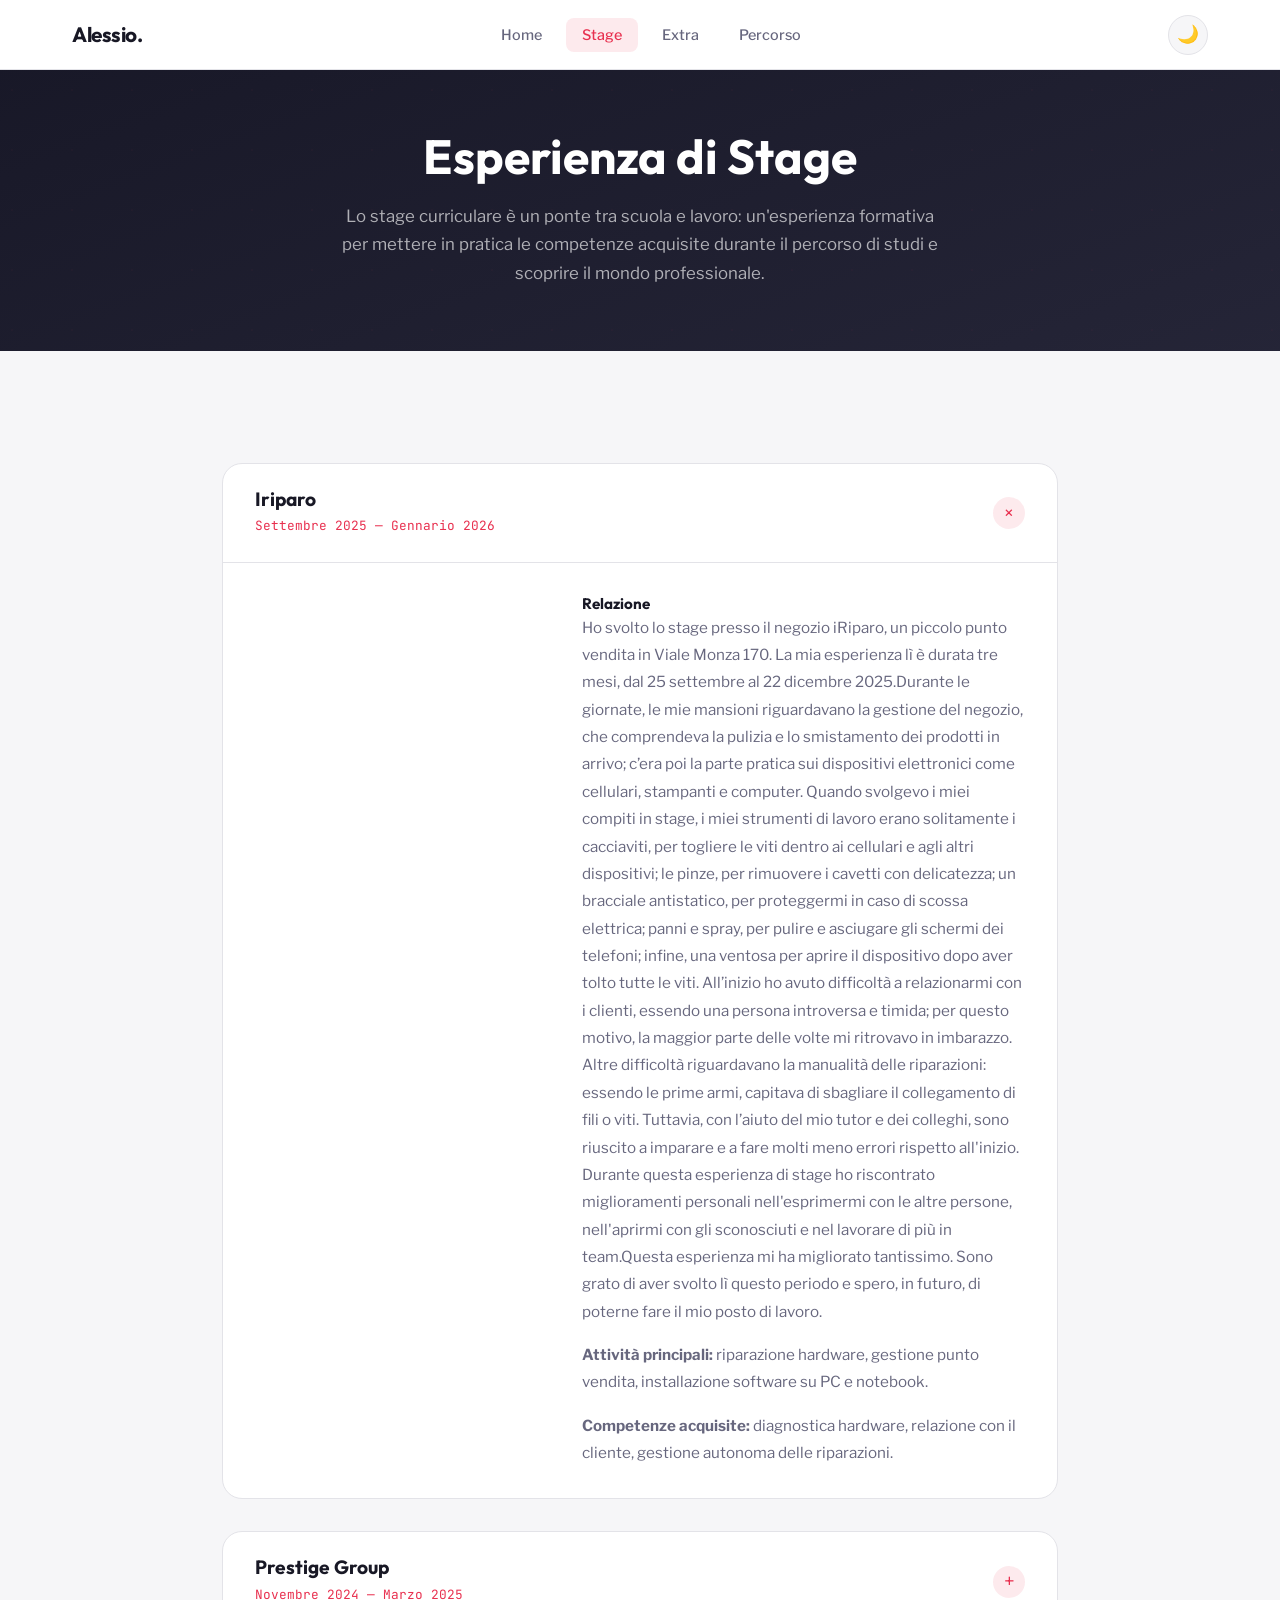
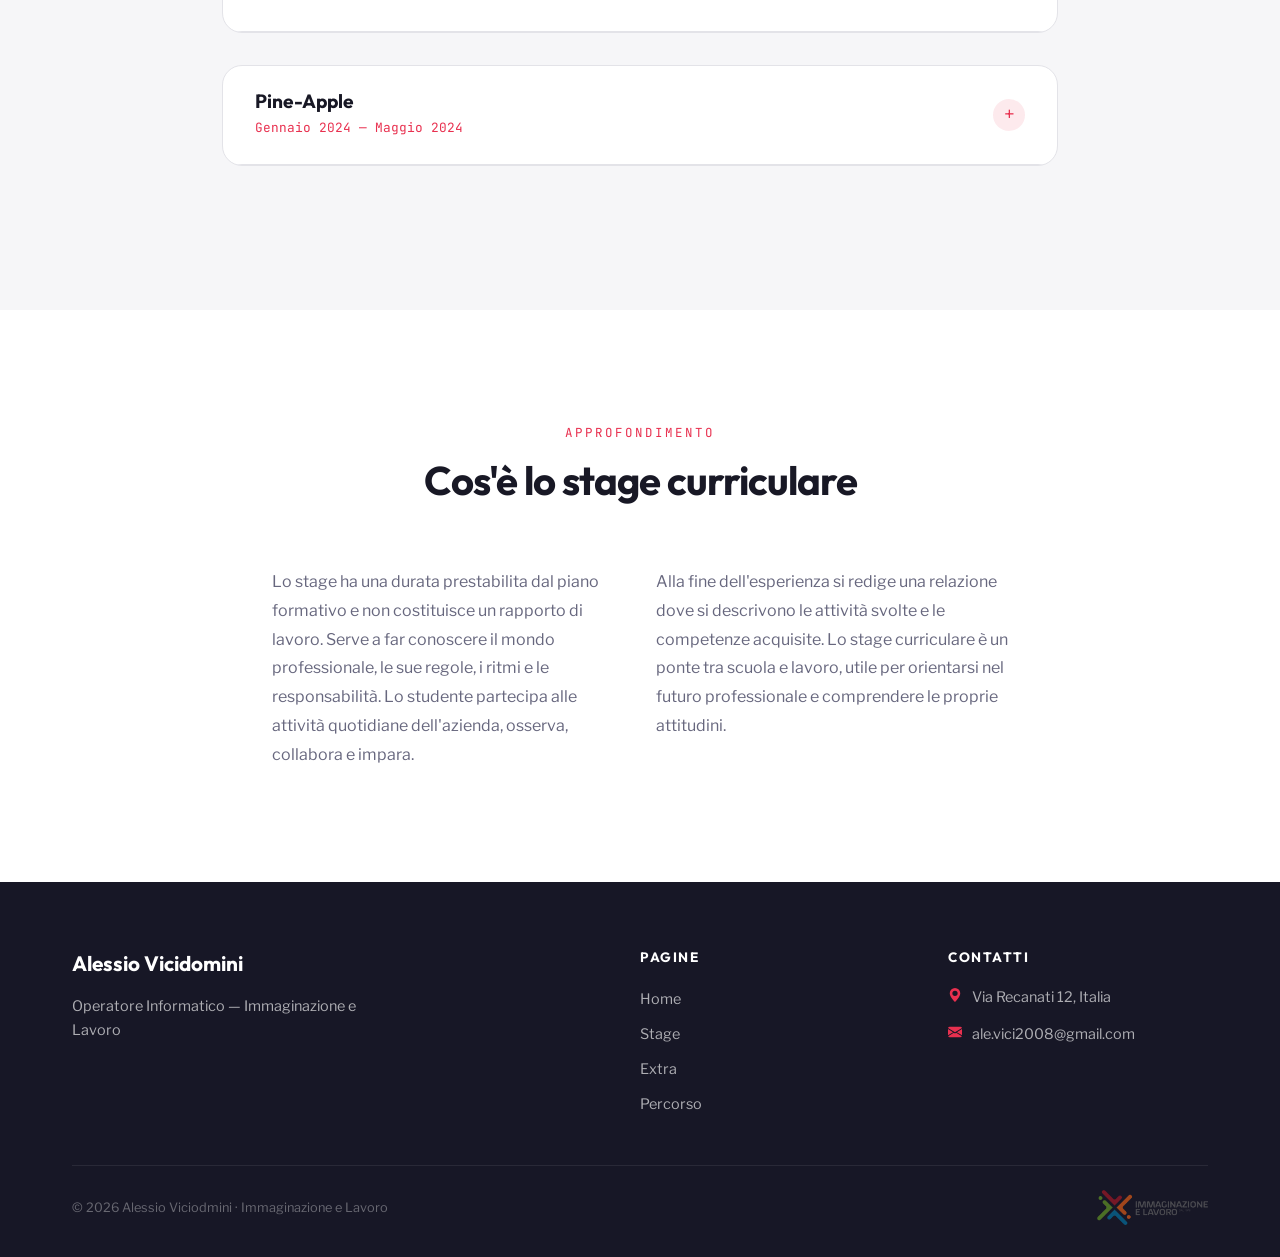
<file: stage.html>
<!DOCTYPE html>
<html lang="it" data-theme="default">
<head>
    <meta charset="UTF-8">
    <meta name="viewport" content="width=device-width, initial-scale=1.0">
    <title>Alessio Vicidomini — Stage</title>

    <link rel="preconnect" href="https://fonts.googleapis.com">
    <link rel="preconnect" href="https://fonts.gstatic.com" crossorigin>
    <link href="https://fonts.googleapis.com/css2?family=Outfit:wght@400;500;600;700&family=Libre+Franklin:wght@400;500;600;700&family=JetBrains+Mono:wght@400;500&display=swap" rel="stylesheet">

    <link rel="stylesheet" href="./style.css">
</head>
<body>

    <!-- ====== NAVBAR ====== -->
    <nav class="site-nav">
        <div class="nav-inner">
            <a href="./index.html" class="nav-brand">Alessio.</a>
            <button class="nav-burger" id="navBurger" aria-label="Apri menu">
                <span></span><span></span><span></span>
            </button>
            <ul class="nav-links" id="navLinks">
                <li><a href="./index.html">Home</a></li>
                <li><a href="#" class="active">Stage</a></li>
                <li><a href="./extra.html">Extra</a></li>
                <li><a href="./percorso.html">Percorso</a></li>
            </ul>
            <button class="theme-toggle" id="themeToggle" aria-label="Cambia tema">🌙</button>
        </div>
    </nav>

    <!-- ====== PAGE HERO ====== -->
    <section class="page-hero">
        <div class="hero-pattern"></div>
        <div class="section-container">
            <h1 class="reveal">Esperienza di Stage</h1>
            <p class="hero-sub reveal reveal-delay-1">
                Lo stage curriculare è un ponte tra scuola e lavoro: un'esperienza formativa 
                per mettere in pratica le competenze acquisite durante il percorso di studi 
                e scoprire il mondo professionale.
            </p>
        </div>
    </section>

    <!-- ====== STAGE CARDS ====== -->
    <section class="section">
        <div class="section-container" style="max-width: 900px;">

            <!-- MODIFICA: Stage 1 -->
            <div class="stage-card open reveal">
                <div class="stage-card-header">
                    <div>
                        <h3>Iriparo</h3>
                        <span class="stage-date">Settembre 2025 — Gennario  2026</span>
                    </div>
                    <div class="stage-card-toggle">+</div>
                </div>
                <div class="stage-card-body">
                    <div class="stage-grid">
                        <div class="stage-map-frame">
                            <!-- MODIFICA: embed Google Maps del tuo stage -->
                            <iframe src="https://www.google.com/maps/embed?pb=!1m18!1m12!1m3!1d293.9044755479948!2d9.223566930004587!3d45.507937764623975!2m3!1f0!2f0!3f0!3m2!1i1024!2i768!4f13.1!3m3!1m2!1s0x4786c7aee11e3159%3A0x9ee0fafafecdb3f8!2siRiparo%20Milano%20Gorla!5e0!3m2!1sit!2sus!4v1777877855524!5m2!1sit!2sus" width="600" height="450" style="border:0;" allowfullscreen="" loading="lazy" referrerpolicy="no-referrer-when-downgrade"></iframe>
                        </div>
                        <div class="stage-relazione">
                            <!-- MODIFICA: scrivi la tua relazione di stage -->
                            <h4>Relazione</h4>
                            <p>
                               Ho svolto lo stage presso il negozio iRiparo, un piccolo punto vendita in Viale Monza 170. 
                               La mia esperienza lì è durata tre mesi, dal 25 settembre al 22 dicembre 2025.Durante le giornate, le mie mansioni riguardavano la gestione del negozio, che comprendeva la pulizia e lo smistamento dei prodotti in arrivo; c’era poi la parte pratica sui dispositivi elettronici come cellulari, stampanti e computer.
                               Quando svolgevo i miei compiti in stage, i miei strumenti di lavoro erano solitamente i cacciaviti, per togliere le viti dentro ai cellulari e agli altri dispositivi; le pinze, per rimuovere i cavetti con delicatezza; un bracciale antistatico, per proteggermi in caso di scossa elettrica; panni e spray, per pulire e asciugare gli schermi dei telefoni; infine, una ventosa per aprire il dispositivo dopo aver tolto tutte le viti.
                               All’inizio ho avuto difficoltà a relazionarmi con i clienti, essendo una persona introversa e timida; per questo motivo, la maggior parte delle volte mi ritrovavo in imbarazzo. Altre difficoltà riguardavano la manualità delle riparazioni: essendo le prime armi, capitava di sbagliare il collegamento di fili o viti. 
                               Tuttavia, con l’aiuto del mio tutor e dei colleghi, sono riuscito a imparare e a fare molti meno errori rispetto all'inizio.
                               Durante questa esperienza di stage ho riscontrato miglioramenti personali nell'esprimermi con le altre persone, nell'aprirmi con gli sconosciuti e nel lavorare di più in team.Questa esperienza mi ha migliorato tantissimo.
                            Sono grato di aver svolto lì questo periodo e spero, in futuro, di poterne fare il mio posto di lavoro.

                            </p>
                            <p style="margin-top: 1rem;">
                                <strong>Attività principali:</strong> riparazione hardware, 
                                gestione punto vendita, installazione software su PC e notebook.
                            </p>
                            <p style="margin-top: 1rem;">
                                <strong>Competenze acquisite:</strong> diagnostica hardware, 
                                relazione con il cliente, gestione autonoma delle riparazioni.
                            </p>
                        </div>
                    </div>
                </div>
            </div>

            <!-- MODIFICA: Stage 2 (duplica questo blocco per aggiungerne altri) -->
            <div class="stage-card reveal reveal-delay-1">
                <div class="stage-card-header">
                    <div>
                        <h3>Prestige Group</h3>
                        <span class="stage-date">Novembre 2024 — Marzo 2025</span>
                    </div>
                    <div class="stage-card-toggle">+</div>
                </div>
                <div class="stage-card-body">
                    <div class="stage-grid">
                        <div class="stage-map-frame">
                            <!-- MODIFICA: mappa del secondo stage -->
                            <iframe src="https://www.google.com/maps/embed?pb=!1m18!1m12!1m3!1d2797.1806644297835!2d9.271630276173406!3d45.48630653196361!2m3!1f0!2f0!3f0!3m2!1i1024!2i768!4f13.1!3m3!1m2!1s0x4786c62d986f62eb%3A0xa89ce23527aa8575!2sPrestige%20Group%20Srl!5e0!3m2!1sit!2sit!4v1763026116527!5m2!1sit!2sit" allowfullscreen="" loading="lazy" referrerpolicy="no-referrer-when-downgrade"></iframe>
                        </div>
                        <div class="stage-relazione">
                            <h4>Relazione</h4>
                            <p>Lo stage è un periodo di formazione svolto all’interno di un contesto lavorativo  che consente agli studenti  di mettere in pratica le conoscenze acquisite durante il percorso di studi.
                                Io ho svolto l’esperienza di stage durante il terzo anno scolastico in ambito informatico presso l’azienda Prestige Group Srl.
                                L’azienda che mi ha accolto si chiama Prestige Group. La struttura si trova a Segrate, in Via Campagna 7, e l’azienda si occupa di ricondizionamento di dispositivi e rivendita.
                                L’azienda era suddivisa in 4 settori: il laboratorio dei cellulari, dove si testavano, riparavano e pulivano i cellulari; il laboratorio dei PC, dove si riparavano, testavano e pulivano i computer che poi andavano spediti; il magazzino, dove i dipendenti che lavoravano lì facevano lo smistamento dei pacchi, spedizione e conta dei prodotti; e infine la segreteria.
                                L’azienda aveva più sedi sparse per l’Italia, dove spedivano le stesse cose che facevamo noi, quindi i prodotti non cambiavano.
                                Per la prima metà dello stage ho lavorato nel laboratorio dei cellulari insieme al mio compagno di stage, e per tutte le giornate pulivamo i cellulari e li abbiamo testati.
                                Per la seconda parte di stage mi hanno spostato nel laboratorio dei computer, dove ho lavorato in team con altri ragazzi, quasi della mia età, che erano di un’altra scuola, il Piamarta. Le mie mansioni lì erano: l’installazione di Windows 11, l’installazione dei driver, smontamento dei computer, ricondizionamento dei dispositivi, Excel dei prodotti che avevamo sistemato e che ci avevano spedito, e infine portavamo le scatole di circa 30 kg l’una e le portavamo in magazzino.
                                Lo stage ha avuto una durata di 495 ore, dal 25 novembre 2024 fino al 7 marzo 2025. Il mio orario giornaliero era dalle 9 fino alle 18, con una pausa dalle 13 fino alle 14.
                                Ho utilizzato come strumenti: cacciaviti, scatole, gomma pane, il prodotto per pulire lo schermo, le viti per chiudere i PC e le pinze per le pulizie.
                                Invece, come programmi, ho utilizzato Nsys per testare i cellulari, come la torcia, fotocamera e audio.
                                Ho partecipato in maniera molto attiva e in autonomia, come quando ci davano da smontare o riparare un computer per cambiargli lo schermo, la RAM, la batteria e la cover dello schermo.
                                Ho messo in atto le mie capacità nella puntualità, la mia disponibilità per ogni lavoro che mi davano, nel rapportarmi con un collega adulto e nel lavoro in team.
                                Invece, ho fatto più fatica nella precisione e nell’ordine, una buona organizzazione e comunicazione.
                                In questo stage ho acquisito molte capacità tecniche e professionali, però raramente ho potuto mettere in atto le mie capacità imparate a scuola. Non sono stato abbastanza autonomo a risolvere i problemi che ho avuto in stage. Mi sono sentito sicuro a relazionarmi con i colleghi più grandi di me o quelli della mia stessa età, e mi trovo molto soddisfatto del mio stage perché ho raggiunto gli obiettivi che mi ero prefissato.
                                Il mio futuro è continuare gli studi, quindi farò il quarto anno e forse arriverò al diploma e andrò all’università.
                            </p>
                        </div>
                    </div>
                </div>
            </div>

            <div class="stage-card reveal reveal-delay-1">
                <div class="stage-card-header">
                    <div>
                        <h3>Pine-Apple</h3>
                        <span class="stage-date">Gennaio 2024 — Maggio 2024</span>
                    </div>
                    <div class="stage-card-toggle">+</div>
                </div>
                <div class="stage-card-body">
                    <div class="stage-grid">
                        <div class="stage-map-frame">
                            <!-- MODIFICA: mappa del secondo stage -->
                          <iframe src="https://www.google.com/maps/embed?pb=!1m18!1m12!1m3!1d9402.713100628513!2d9.231295570595423!3d45.52128353949184!2m3!1f0!2f0!3f0!3m2!1i1024!2i768!4f13.1!3m3!1m2!1s0x4786c7680501eed7%3A0x76b3b88fa35b42bc!2sLa%20Casa%20dei%20Giochi!5e0!3m2!1sit!2snl!4v1778831678999!5m2!1sit!2snl" width="600" height="450" style="border:0;" allowfullscreen="" loading="lazy" referrerpolicy="no-referrer-when-downgrade"></iframe>
                        </div>
                        <div class="stage-relazione">
                            <h4>Relazione</h4>
                            <p>Lo stage curriculare è un’esperienza formativa che gli studenti svolgono presso un’azienda consigliata o scelta dalla scuola.
                                La scuola Immaginazione e Lavoro è un centro di formazione professionale, situato in Via Privata Miramare 15, Milano.  
                                Frequento il secondo anno come Operatore Informatico. 
                                Gli obiettivi dello stage curriculare sono: imparare a lavorare in gruppo, a relazionarsi con colleghi e persone adulte e introdurre i ragazzi al mondo del lavoro.

                                Ho svolto lo stage all’azienda Pine-Apple che si trova vicino alla scuola, dentro la struttura della Casa Dei Giochi in Via Sant'uguzzone 8.
                                L’azienda si occupa di assistenza informatica e tecnologica ai clienti.
                                La sede principale dell'azienda è Viale Europa 9, 44047 Terre del Reno (Fe).
                                Nel corso dello stage la struttura era divisa in più stanze dove una era occupata da me e dai miei colleghi, in un’altra c’erano i ragazzi più grandi della scuola e infine un’altra in cui c’erano i nostri superiori.
                                Ero insieme ad un paio di miei compagni dove ogni giorno ci davano task con una scadenza e durante questo mese e mezzo non abbiamo avuto clienti.
                                Lo stage ha avuto una durata di 496 ore in totale dal 15 Gennaio fino al 23 Febbraio e dal 15 Aprile fino al 31 Maggio, ogni giorno facevamo 8 ore dalle 9:30 fino alle 18:30 e in totale alla settimana erano 40 ore.
                                Nel corso dello stage abbiamo utilizzato gli strumenti del pacchetto Office, Canva, Visual Studio Code, Virtual Box.
                                Durante lo stage ho migliorato le mie capacità nel lavorare in gruppo, parlare con persone più grandi e colleghi e risolvere problemi quando ce ne sono.
                                All’inizio pensavo che fosse molto più complicato, difficile  e molto più ansioso, ma alla fine essendo che son andato con dei miei compagni di classe mi son trovato molto più a mio agio.
                                Credo di aver imparato da questa esperienza che è sempre meglio arrivare puntuale  o in anticipo per prepararsi prima del lavoro, lavorare in gruppo per fare i lavori prima e in maniera ottimale .
                                Ho scoperto che le mie potenzialità nel settore con Visual Studio Code, Virtualbox e Html.
                                Durante questo percorso ho capito che non sono bravo nell’attenzione, cioè io non sto attento ai discorsi e non sono bravo a chiedere aiuto in genere se c’è un problema non chiedo alle persone di aiutarmi.
                                Posso migliorare nell’essere molto più serio e concentrato nel lavoro e nel dialogo con i colleghi del team. 
                            </p>
                        </div>
                    </div>
                </div>
            </div>

        </div>
        
    </section>

    <!-- ====== COS'È UNO STAGE (sezione di approfondimento) ====== -->
    <section class="section section-alt">
        <div class="section-container" style="max-width: 800px;">
            <div class="section-header center reveal">
                <span class="section-label">Approfondimento</span>
                <h2 class="section-title">Cos'è lo stage curriculare</h2>
            </div>
            <div class="reveal" style="display: grid; grid-template-columns: 1fr 1fr; gap: 2rem;">
                <div>
                    <p style="color: var(--text-secondary); line-height: 1.8;">
                        Lo stage ha una durata prestabilita dal piano formativo e non costituisce 
                        un rapporto di lavoro. Serve a far conoscere il mondo professionale, le sue 
                        regole, i ritmi e le responsabilità. Lo studente partecipa alle attività 
                        quotidiane dell'azienda, osserva, collabora e impara.
                    </p>
                </div>
                <div>
                    <p style="color: var(--text-secondary); line-height: 1.8;">
                        Alla fine dell'esperienza si redige una relazione dove si descrivono le 
                        attività svolte e le competenze acquisite. Lo stage curriculare è un ponte 
                        tra scuola e lavoro, utile per orientarsi nel futuro professionale e comprendere 
                        le proprie attitudini.
                    </p>
                </div>
            </div>
        </div>
    </section>

    <!-- ====== FOOTER ====== -->
    <footer class="site-footer">
        <div class="section-container">
            <div class="footer-grid">
                <div>
                    <p class="footer-brand">Alessio Vicidomini</p>
                    <p class="footer-desc">Operatore Informatico — Immaginazione e Lavoro</p>
                </div>
                <div>
                    <p class="footer-heading">Pagine</p>
                    <ul class="footer-links">
                        <li><a href="../index.html">Home</a></li>
                        <li><a href="#">Stage</a></li>
                        <li><a href="./extra.html">Extra</a></li>
                        <li><a href="./percorso.html">Percorso</a></li>
                    </ul>
                </div>
                <div>
                    <p class="footer-heading">Contatti</p>
                    <div class="footer-contact-item">
                        <svg xmlns="http://www.w3.org/2000/svg" width="14" height="14" fill="currentColor" viewBox="0 0 16 16"><path d="M8 16s6-5.686 6-10A6 6 0 0 0 2 6c0 4.314 6 10 6 10m0-7a3 3 0 1 1 0-6 3 3 0 0 1 0 6"/></svg>
                        <span>Via Recanati 12, Italia</span>
                    </div>
                    <div class="footer-contact-item">
                        <svg xmlns="http://www.w3.org/2000/svg" width="14" height="14" fill="currentColor" viewBox="0 0 16 16"><path d="M.05 3.555A2 2 0 0 1 2 2h12a2 2 0 0 1 1.95 1.555L8 8.414zM0 4.697v7.104l5.803-3.558zM6.761 8.83l-6.57 4.027A2 2 0 0 0 2 14h12a2 2 0 0 0 1.808-1.144l-6.57-4.027L8 9.586zm3.436-.586L16 11.801V4.697z"/></svg>
                        <span>ale.vici2008@gmail.com</span>
                    </div>
                </div>
            </div>
            <div class="footer-bottom">
                <span class="footer-copy">© 2026 Alessio Viciodmini · Immaginazione e Lavoro</span>
                <img src="./img/images__1_-removebg-preview.png" class="footer-logo" alt="Logo scuola">
            </div>
        </div>
    </footer>

    <script src="./script.js"></script>
</body>
</html>
</file>
<file: style.css>
/* ============================================================
   TEMPLATE SITO PERSONALE - QUARTA INFORMATICA
   ============================================================
   
   COME PERSONALIZZARE:
   
   1. SCEGLI UN TEMA
      Cambia data-theme="default" nel tag <html> di ogni pagina.
      Temi disponibili: default, ocean, sunset, forest, lavender, mono
   
   2. DARK MODE
      Il bottone in navbar attiva/disattiva la dark mode.
      Funziona automaticamente con tutti i temi.
   
   3. COLORI CUSTOM
      Se vuoi un colore tutto tuo, modifica le variabili in
      [data-theme="default"] qui sotto.
   
   4. FONT
      Cambia il link Google Fonts nell'HTML e aggiorna
      --font-display e --font-body qui sotto.
   
   5. ANIMAZIONI
      Ogni elemento con classe .reveal si anima allo scroll.
      Aggiungi .reveal-delay-1, .reveal-delay-2, ecc. per ritardi.
   
   ============================================================ */

/* === TEMI PRECONFIGURATI === */
/* Cambia data-theme="" nel tag <html> per switchare tema */

[data-theme="default"] {
    --hue: 240;
    --accent-h: 350;
    --accent-s: 80%;
    --accent-l: 55%;
}

[data-theme="ocean"] {
    --hue: 200;
    --accent-h: 175;
    --accent-s: 70%;
    --accent-l: 45%;
}

[data-theme="sunset"] {
    --hue: 25;
    --accent-h: 15;
    --accent-s: 85%;
    --accent-l: 55%;
}

[data-theme="forest"] {
    --hue: 150;
    --accent-h: 145;
    --accent-s: 55%;
    --accent-l: 40%;
}

[data-theme="lavender"] {
    --hue: 270;
    --accent-h: 280;
    --accent-s: 60%;
    --accent-l: 55%;
}

[data-theme="mono"] {
    --hue: 0;
    --accent-h: 0;
    --accent-s: 0%;
    --accent-l: 25%;
}

/* === SISTEMA COLORI (generato da variabili) === */
:root {
    /* Font */
    --font-display: 'Outfit', sans-serif;
    --font-body: 'Libre Franklin', sans-serif;
    --font-mono: 'JetBrains Mono', monospace;
    
    /* Sizing */
    --radius-sm: 8px;
    --radius-md: 14px;
    --radius-lg: 20px;
    --radius-full: 100px;
    
    /* Transitions */
    --ease-out: cubic-bezier(0.16, 1, 0.3, 1);
    --ease-spring: cubic-bezier(0.34, 1.56, 0.64, 1);
    --duration-fast: 0.2s;
    --duration-normal: 0.4s;
    --duration-slow: 0.7s;
    
    /* Navbar height */
    --nav-height: 70px;
}

/* Light mode (default) */
html:not([data-dark]) {
    --bg-primary: hsl(var(--hue), 15%, 97%);
    --bg-secondary: #ffffff;
    --bg-elevated: #ffffff;
    --bg-hero: hsl(var(--hue), 25%, 12%);
    --bg-hero-2: hsl(var(--hue), 20%, 18%);
    
    --text-primary: hsl(var(--hue), 20%, 12%);
    --text-secondary: hsl(var(--hue), 10%, 45%);
    --text-tertiary: hsl(var(--hue), 8%, 60%);
    --text-on-dark: #ffffff;
    --text-on-dark-muted: rgba(255,255,255,0.65);
    
    --border-light: hsl(var(--hue), 10%, 90%);
    --border-medium: hsl(var(--hue), 10%, 85%);
    
    --shadow-sm: 0 2px 8px rgba(0,0,0,0.04);
    --shadow-md: 0 8px 30px rgba(0,0,0,0.06);
    --shadow-lg: 0 20px 60px rgba(0,0,0,0.08);
    --shadow-accent: 0 8px 30px hsla(var(--accent-h), var(--accent-s), var(--accent-l), 0.25);
}

/* Dark mode */
html[data-dark] {
    --bg-primary: hsl(var(--hue), 15%, 8%);
    --bg-secondary: hsl(var(--hue), 12%, 12%);
    --bg-elevated: hsl(var(--hue), 12%, 15%);
    --bg-hero: hsl(var(--hue), 20%, 5%);
    --bg-hero-2: hsl(var(--hue), 15%, 10%);
    
    --text-primary: hsl(var(--hue), 10%, 92%);
    --text-secondary: hsl(var(--hue), 8%, 60%);
    --text-tertiary: hsl(var(--hue), 6%, 45%);
    --text-on-dark: #ffffff;
    --text-on-dark-muted: rgba(255,255,255,0.55);
    
    --border-light: hsl(var(--hue), 10%, 18%);
    --border-medium: hsl(var(--hue), 10%, 22%);
    
    --shadow-sm: 0 2px 8px rgba(0,0,0,0.2);
    --shadow-md: 0 8px 30px rgba(0,0,0,0.3);
    --shadow-lg: 0 20px 60px rgba(0,0,0,0.4);
    --shadow-accent: 0 8px 30px hsla(var(--accent-h), var(--accent-s), var(--accent-l), 0.2);
}

/* Accent color (uguale in light e dark) */
html {
    --accent: hsl(var(--accent-h), var(--accent-s), var(--accent-l));
    --accent-hover: hsl(var(--accent-h), var(--accent-s), calc(var(--accent-l) - 8%));
    --accent-soft: hsla(var(--accent-h), var(--accent-s), var(--accent-l), 0.1);
    --accent-medium: hsla(var(--accent-h), var(--accent-s), var(--accent-l), 0.2);
}

/* === RESET & BASE === */
*, *::before, *::after {
    margin: 0;
    padding: 0;
    box-sizing: border-box;
}

html {
    scroll-behavior: smooth;
}

body {
    font-family: var(--font-body);
    color: var(--text-primary);
    background-color: var(--bg-primary);
    line-height: 1.7;
    transition: background-color var(--duration-normal) var(--ease-out),
                color var(--duration-normal) var(--ease-out);
    -webkit-font-smoothing: antialiased;
}

h1, h2, h3, h4, h5, h6 {
    font-family: var(--font-display);
    font-weight: 700;
    color: var(--text-primary);
    line-height: 1.2;
}

a {
    color: var(--accent);
    text-decoration: none;
    transition: color var(--duration-fast);
}

a:hover {
    color: var(--accent-hover);
}

img {
    max-width: 100%;
    display: block;
}

/* === NAVBAR === */
.site-nav {
    position: fixed;
    top: 0;
    left: 0;
    right: 0;
    height: var(--nav-height);
    background: var(--bg-secondary);
    border-bottom: 1px solid var(--border-light);
    z-index: 1000;
    display: flex;
    align-items: center;
    transition: background var(--duration-normal) var(--ease-out),
                border-color var(--duration-normal) var(--ease-out),
                box-shadow var(--duration-normal) var(--ease-out);
}

.site-nav.scrolled {
    box-shadow: var(--shadow-sm);
}

.nav-inner {
    width: 100%;
    max-width: 1200px;
    margin: 0 auto;
    padding: 0 2rem;
    display: flex;
    align-items: center;
    justify-content: space-between;
}

.nav-brand {
    font-family: var(--font-display);
    font-weight: 700;
    font-size: 1.3rem;
    color: var(--text-primary);
    text-decoration: none;
    letter-spacing: -0.5px;
}

.nav-links {
    display: flex;
    align-items: center;
    gap: 0.5rem;
    list-style: none;
}

.nav-links a {
    font-family: var(--font-body);
    font-weight: 500;
    font-size: 0.9rem;
    color: var(--text-secondary);
    padding: 0.5rem 1rem;
    border-radius: var(--radius-sm);
    text-decoration: none;
    transition: all var(--duration-fast);
}

.nav-links a:hover,
.nav-links a.active {
    color: var(--accent);
    background: var(--accent-soft);
}

/* Dark mode toggle */
.theme-toggle {
    width: 40px;
    height: 40px;
    border-radius: 50%;
    border: 1px solid var(--border-light);
    background: var(--bg-primary);
    cursor: pointer;
    display: flex;
    align-items: center;
    justify-content: center;
    font-size: 1.1rem;
    transition: all var(--duration-fast);
    margin-left: 0.5rem;
    color: var(--text-secondary);
}

.theme-toggle:hover {
    border-color: var(--accent);
    color: var(--accent);
    transform: rotate(20deg);
}

/* Mobile nav */
.nav-burger {
    display: none;
    flex-direction: column;
    gap: 5px;
    cursor: pointer;
    background: none;
    border: none;
    padding: 5px;
}

.nav-burger span {
    width: 22px;
    height: 2px;
    background: var(--text-primary);
    border-radius: 2px;
    transition: all var(--duration-fast);
}

/* === HERO === */
.hero {
    min-height: 100vh;
    display: flex;
    align-items: center;
    justify-content: center;
    text-align: center;
    background: linear-gradient(160deg, var(--bg-hero) 0%, var(--bg-hero-2) 100%);
    position: relative;
    overflow: hidden;
    padding-top: var(--nav-height);
}

/* Pattern decorativo sullo sfondo dell'hero */
.hero-pattern {
    position: absolute;
    inset: 0;
    opacity: 0.04;
    background-image: 
        radial-gradient(circle at 20% 50%, var(--accent) 1px, transparent 1px),
        radial-gradient(circle at 80% 20%, var(--accent) 1px, transparent 1px),
        radial-gradient(circle at 60% 80%, var(--accent) 1px, transparent 1px);
    background-size: 80px 80px, 60px 60px, 100px 100px;
}

/* Cerchi decorativi */
.hero-blob {
    position: absolute;
    border-radius: 50%;
    filter: blur(80px);
    opacity: 0.15;
}

.hero-blob-1 {
    width: 500px;
    height: 500px;
    background: var(--accent);
    top: -15%;
    right: -10%;
}

.hero-blob-2 {
    width: 350px;
    height: 350px;
    background: hsl(var(--hue), 50%, 50%);
    bottom: -10%;
    left: -5%;
}

.hero-content {
    position: relative;
    z-index: 1;
    padding: 2rem;
}

.hero-label {
    display: inline-block;
    font-family: var(--font-mono);
    font-size: 0.8rem;
    letter-spacing: 2px;
    text-transform: uppercase;
    color: var(--accent);
    background: var(--accent-soft);
    padding: 0.4rem 1.2rem;
    border-radius: var(--radius-full);
    margin-bottom: 1.5rem;
}

.hero h1 {
    font-size: clamp(2.5rem, 6vw, 4.5rem);
    color: var(--text-on-dark);
    letter-spacing: -2px;
    margin-bottom: 0.8rem;
}

.hero .hero-sub {
    font-size: clamp(1rem, 2vw, 1.3rem);
    color: var(--text-on-dark-muted);
    font-weight: 400;
    max-width: 500px;
    margin: 0 auto;
}

.hero-cta {
    margin-top: 2.5rem;
    display: flex;
    gap: 1rem;
    justify-content: center;
    flex-wrap: wrap;
}

/* === BOTTONI === */
.btn-primary-custom {
    display: inline-flex;
    align-items: center;
    gap: 0.5rem;
    padding: 0.85rem 2rem;
    background: var(--accent);
    color: #fff;
    border: none;
    border-radius: var(--radius-full);
    font-family: var(--font-body);
    font-weight: 600;
    font-size: 0.95rem;
    cursor: pointer;
    text-decoration: none;
    transition: all var(--duration-fast) var(--ease-out);
}

.btn-primary-custom:hover {
    background: var(--accent-hover);
    color: #fff;
    transform: translateY(-2px);
    box-shadow: var(--shadow-accent);
}

.btn-outline-custom {
    display: inline-flex;
    align-items: center;
    gap: 0.5rem;
    padding: 0.85rem 2rem;
    background: transparent;
    color: var(--text-on-dark);
    border: 1px solid rgba(255,255,255,0.25);
    border-radius: var(--radius-full);
    font-family: var(--font-body);
    font-weight: 600;
    font-size: 0.95rem;
    cursor: pointer;
    text-decoration: none;
    transition: all var(--duration-fast) var(--ease-out);
}

.btn-outline-custom:hover {
    background: rgba(255,255,255,0.1);
    color: #fff;
    border-color: rgba(255,255,255,0.5);
}

/* Variante per sfondi chiari */
.btn-outline-light {
    color: var(--text-primary);
    border-color: var(--border-medium);
}

.btn-outline-light:hover {
    color: var(--accent);
    border-color: var(--accent);
    background: var(--accent-soft);
}

/* === SEZIONI === */
.section {
    padding: 7rem 0;
}

.section-alt {
    background: var(--bg-secondary);
}

.section-container {
    max-width: 1200px;
    margin: 0 auto;
    padding: 0 2rem;
}

.section-header {
    margin-bottom: 4rem;
}

.section-label {
    font-family: var(--font-mono);
    font-size: 0.78rem;
    text-transform: uppercase;
    letter-spacing: 3px;
    color: var(--accent);
    margin-bottom: 0.8rem;
    display: block;
}

.section-title {
    font-size: clamp(1.8rem, 3.5vw, 2.5rem);
    letter-spacing: -1px;
    margin-bottom: 0.5rem;
}

.section-desc {
    font-size: 1.05rem;
    color: var(--text-secondary);
    max-width: 550px;
}

/* Centrato */
.section-header.center {
    text-align: center;
}

.section-header.center .section-desc {
    margin: 0 auto;
}

/* === BIO === */
.bio-grid {
    display: grid;
    grid-template-columns: 1fr 1fr;
    gap: 5rem;
    align-items: center;
}

.bio-image {
    position: relative;
}

.bio-image-frame {
    width: 100%;
    aspect-ratio: 4/5;
    border-radius: var(--radius-lg);
    overflow: hidden;
    box-shadow: var(--shadow-lg);
    position: relative;
}

.bio-image-frame img {
    width: 100%;
    height: 100%;
    object-fit: cover;
}

/* Decorazione immagine - quadrato accent */
.bio-image::after {
    content: '';
    position: absolute;
    width: 100px;
    height: 100px;
    border: 3px solid var(--accent);
    border-radius: var(--radius-md);
    bottom: -20px;
    right: -20px;
    z-index: -1;
    opacity: 0.5;
}

.bio-text-area p {
    font-size: 1.05rem;
    color: var(--text-secondary);
    margin-bottom: 1.5rem;
    line-height: 1.8;
}

/* Info pills nella bio */
.bio-pills {
    display: flex;
    flex-wrap: wrap;
    gap: 0.6rem;
    margin-top: 1.5rem;
}

.bio-pill {
    display: inline-flex;
    align-items: center;
    gap: 0.4rem;
    padding: 0.4rem 1rem;
    background: var(--accent-soft);
    color: var(--accent);
    border-radius: var(--radius-full);
    font-size: 0.85rem;
    font-weight: 600;
}

/* === PASSIONI (Grid) === */
.passions-grid {
    display: grid;
    grid-template-columns: repeat(auto-fit, minmax(300px, 1fr));
    gap: 2rem;
}

.passion-card {
    background: var(--bg-elevated);
    border: 1px solid var(--border-light);
    border-radius: var(--radius-md);
    overflow: hidden;
    transition: transform var(--duration-normal) var(--ease-spring),
                box-shadow var(--duration-normal) var(--ease-out);
}

.passion-card:hover {
    transform: translateY(-8px);
    box-shadow: var(--shadow-md);
}

.passion-card-img {
    height: 220px;
    overflow: hidden;
}

.passion-card-img img {
    width: 100%;
    height: 100%;
    object-fit: cover;
    transition: transform var(--duration-slow) var(--ease-out);
}

.passion-card:hover .passion-card-img img {
    transform: scale(1.05);
}

.passion-card-body {
    padding: 1.5rem;
}

.passion-card-tag {
    font-family: var(--font-mono);
    font-size: 0.72rem;
    text-transform: uppercase;
    letter-spacing: 1.5px;
    color: var(--accent);
    margin-bottom: 0.6rem;
    display: block;
}

.passion-card-body h3 {
    font-size: 1.2rem;
    margin-bottom: 0.5rem;
}

.passion-card-body p {
    font-size: 0.92rem;
    color: var(--text-secondary);
}

/* === CV === */
.cv-paper {
    background: var(--bg-elevated);
    border: 1px solid var(--border-light);
    border-radius: var(--radius-lg);
    padding: clamp(2rem, 4vw, 3.5rem);
    max-width: 850px;
    margin: 0 auto;
    box-shadow: var(--shadow-md);
    transition: background var(--duration-normal), border-color var(--duration-normal);
}

.cv-header {
    display: flex;
    justify-content: space-between;
    align-items: flex-start;
    flex-wrap: wrap;
    gap: 1rem;
    margin-bottom: 2rem;
    padding-bottom: 2rem;
    border-bottom: 2px solid var(--border-light);
}

.cv-name {
    font-size: 2rem;
    letter-spacing: -1px;
}

.cv-role {
    color: var(--accent);
    font-weight: 500;
    font-size: 1.1rem;
}

.cv-contact-mini {
    display: flex;
    flex-direction: column;
    gap: 0.3rem;
    font-size: 0.85rem;
    color: var(--text-secondary);
    text-align: right;
}

.cv-section-title {
    font-family: var(--font-mono);
    font-size: 0.75rem;
    text-transform: uppercase;
    letter-spacing: 3px;
    color: var(--accent);
    margin-top: 2rem;
    margin-bottom: 1.2rem;
    display: flex;
    align-items: center;
    gap: 1rem;
}

.cv-section-title::after {
    content: '';
    flex: 1;
    height: 1px;
    background: var(--border-light);
}

.cv-entry {
    margin-bottom: 1.8rem;
    padding-left: 1rem;
    border-left: 2px solid var(--border-light);
    transition: border-color var(--duration-fast);
}

.cv-entry:hover {
    border-left-color: var(--accent);
}

.cv-entry-title {
    font-weight: 700;
    font-size: 1rem;
    color: var(--text-primary);
}

.cv-entry-place {
    color: var(--text-secondary);
    font-size: 0.95rem;
}

.cv-entry-date {
    font-family: var(--font-mono);
    font-size: 0.8rem;
    color: var(--accent);
    margin-top: 0.2rem;
    display: block;
}

.cv-entry-desc {
    color: var(--text-secondary);
    font-size: 0.92rem;
    margin-top: 0.3rem;
}

/* Lingue con barre */
.cv-lang {
    display: flex;
    align-items: center;
    justify-content: space-between;
    padding: 0.7rem 0;
    border-bottom: 1px solid var(--border-light);
}

.cv-lang:last-child {
    border-bottom: none;
}

.cv-lang-name {
    font-weight: 600;
    font-size: 0.95rem;
}

.cv-lang-level {
    display: flex;
    align-items: center;
    gap: 0.6rem;
}

.cv-lang-bar {
    width: 80px;
    height: 4px;
    background: var(--border-light);
    border-radius: 4px;
    overflow: hidden;
}

.cv-lang-bar-fill {
    height: 100%;
    background: var(--accent);
    border-radius: 4px;
    transition: width var(--duration-slow) var(--ease-out);
}

.cv-lang-label {
    font-size: 0.82rem;
    color: var(--text-tertiary);
    min-width: 80px;
    text-align: right;
}

/* === PAGINA STAGE === */
.page-hero {
    padding: 8rem 0 4rem;
    background: linear-gradient(160deg, var(--bg-hero) 0%, var(--bg-hero-2) 100%);
    text-align: center;
    position: relative;
    overflow: hidden;
}

.page-hero .hero-pattern {
    position: absolute;
    inset: 0;
    opacity: 0.03;
    background-image: 
        radial-gradient(circle at 20% 50%, var(--accent) 1px, transparent 1px);
    background-size: 60px 60px;
}

.page-hero h1 {
    font-size: clamp(2rem, 4vw, 3rem);
    color: var(--text-on-dark);
    position: relative;
}

.page-hero .hero-sub {
    color: var(--text-on-dark-muted);
    font-size: 1.05rem;
    max-width: 600px;
    margin: 1rem auto 0;
    position: relative;
}

/* Stage cards (alternativa all'accordion) */
.stage-card {
    background: var(--bg-elevated);
    border: 1px solid var(--border-light);
    border-radius: var(--radius-lg);
    overflow: hidden;
    margin-bottom: 2rem;
    transition: box-shadow var(--duration-normal);
}

.stage-card:hover {
    box-shadow: var(--shadow-md);
}

.stage-card-header {
    padding: 1.5rem 2rem;
    border-bottom: 1px solid var(--border-light);
    display: flex;
    align-items: center;
    justify-content: space-between;
    cursor: pointer;
    transition: background var(--duration-fast);
}

.stage-card-header:hover {
    background: var(--accent-soft);
}

.stage-card-header h3 {
    font-size: 1.2rem;
    margin: 0;
}

.stage-card-header .stage-date {
    font-family: var(--font-mono);
    font-size: 0.8rem;
    color: var(--accent);
}

.stage-card-toggle {
    width: 32px;
    height: 32px;
    border-radius: 50%;
    background: var(--accent-soft);
    display: flex;
    align-items: center;
    justify-content: center;
    transition: transform var(--duration-fast);
    color: var(--accent);
    font-size: 1.2rem;
}

.stage-card.open .stage-card-toggle {
    transform: rotate(45deg);
}

.stage-card-body {
    padding: 0 2rem;
    max-height: 0;
    overflow: hidden;
    transition: max-height var(--duration-slow) var(--ease-out),
                padding var(--duration-normal);
}

.stage-card.open .stage-card-body {
    padding: 2rem;
    max-height: 1500px;
}

.stage-grid {
    display: grid;
    grid-template-columns: 2fr 3fr;
    gap: 2rem;
    align-items: start;
}

.stage-map-frame {
    border-radius: var(--radius-md);
    overflow: hidden;
    aspect-ratio: 4/3;
}

.stage-map-frame iframe {
    width: 100%;
    height: 100%;
    border: none;
}

.stage-relazione {
    font-size: 0.95rem;
    color: var(--text-secondary);
    line-height: 1.8;
}

.stage-relazione h5 {
    font-size: 0.5rem;
    margin-bottom: 0.5rem;
}

/* === EXTRA PAGE === */
.presenze-card {
    background: var(--bg-elevated);
    border: 1px solid var(--border-light);
    border-radius: var(--radius-lg);
    padding: 2.5rem;
    box-shadow: var(--shadow-sm);
    max-width: 500px;
    margin: 0 auto;
}

.presenze-card label {
    font-weight: 600;
    color: var(--text-primary);
    display: block;
    margin-bottom: 0.5rem;
    font-size: 0.9rem;
}

.presenze-input {
    display: flex;
    gap: 0.8rem;
    align-items: flex-end;
}

.presenze-card input[type="number"] {
    width: 120px;
    padding: 0.65rem 1rem;
    border: 1px solid var(--border-medium);
    border-radius: var(--radius-sm);
    font-family: var(--font-mono);
    font-size: 1rem;
    background: var(--bg-primary);
    color: var(--text-primary);
    transition: border-color var(--duration-fast);
}

.presenze-card input[type="number"]:focus {
    outline: none;
    border-color: var(--accent);
    box-shadow: 0 0 0 3px var(--accent-soft);
}

.btn-calcola {
    padding: 0.65rem 1.5rem;
    background: var(--accent);
    color: #fff;
    border: none;
    border-radius: var(--radius-sm);
    font-family: var(--font-body);
    font-weight: 600;
    cursor: pointer;
    transition: background var(--duration-fast);
}

.btn-calcola:hover {
    background: var(--accent-hover);
}

.progress-wrap {
    margin-top: 1.5rem;
}

.progress-bar-bg {
    height: 10px;
    background: var(--border-light);
    border-radius: var(--radius-full);
    overflow: hidden;
}

.progress-bar-fill {
    height: 100%;
    background: var(--accent);
    border-radius: var(--radius-full);
    transition: width var(--duration-slow) var(--ease-out);
    width: 100%;
}

.progress-label {
    font-family: var(--font-mono);
    font-size: 0.82rem;
    color: var(--text-tertiary);
    margin-top: 0.5rem;
}

/* Sezione gallery / contenuto libero */
.gallery-grid {
    display: grid;
    grid-template-columns: repeat(auto-fill, minmax(250px, 1fr));
    gap: 1rem;
}

.gallery-item {
    aspect-ratio: 1;
    border-radius: var(--radius-md);
    overflow: hidden;
    cursor: pointer;
    position: relative;
}

.gallery-item img {
    width: 100%;
    height: 100%;
    object-fit: cover;
    transition: transform var(--duration-slow) var(--ease-out);
}

.gallery-item:hover img {
    transform: scale(1.08);
}

.gallery-item-overlay {
    position: absolute;
    inset: 0;
    background: linear-gradient(transparent 50%, rgba(0,0,0,0.6));
    opacity: 0;
    transition: opacity var(--duration-fast);
    display: flex;
    align-items: flex-end;
    padding: 1rem;
}

.gallery-item:hover .gallery-item-overlay {
    opacity: 1;
}

.gallery-item-overlay span {
    color: #fff;
    font-weight: 600;
    font-size: 0.9rem;
}

/* === FOOTER === */
.site-footer {
    background: var(--bg-hero);
    color: var(--text-on-dark-muted);
    padding: 4rem 0 2rem;
}

.footer-grid {
    display: grid;
    grid-template-columns: 2fr 1fr 1fr;
    gap: 3rem;
    margin-bottom: 3rem;
}

.footer-brand {
    font-family: var(--font-display);
    font-size: 1.3rem;
    font-weight: 700;
    color: var(--text-on-dark);
    margin-bottom: 0.8rem;
}

.footer-desc {
    font-size: 0.9rem;
    line-height: 1.7;
    max-width: 300px;
}

.footer-heading {
    font-family: var(--font-display);
    font-size: 0.85rem;
    font-weight: 700;
    text-transform: uppercase;
    letter-spacing: 1.5px;
    color: var(--text-on-dark);
    margin-bottom: 1rem;
}

.footer-links {
    list-style: none;
    display: flex;
    flex-direction: column;
    gap: 0.5rem;
}

.footer-links a {
    color: var(--text-on-dark-muted);
    font-size: 0.9rem;
    transition: color var(--duration-fast);
}

.footer-links a:hover {
    color: var(--accent);
}

.footer-contact-item {
    display: flex;
    align-items: flex-start;
    gap: 0.6rem;
    margin-bottom: 0.8rem;
    font-size: 0.9rem;
}

.footer-contact-item svg {
    flex-shrink: 0;
    margin-top: 3px;
    color: var(--accent);
}

.footer-bottom {
    border-top: 1px solid rgba(255,255,255,0.08);
    padding-top: 1.5rem;
    display: flex;
    justify-content: space-between;
    align-items: center;
    flex-wrap: wrap;
    gap: 1rem;
}

.footer-copy {
    font-size: 0.8rem;
    color: rgba(255,255,255,0.35);
}

.footer-logo {
    height: 35px;
    opacity: 0.6;
}

/* === ANIMAZIONI SCROLL === */
.reveal {
    opacity: 0;
    transform: translateY(40px);
    transition: opacity var(--duration-slow) var(--ease-out),
                transform var(--duration-slow) var(--ease-out);
}

.reveal.visible {
    opacity: 1;
    transform: translateY(0);
}

.reveal-delay-1 { transition-delay: 0.1s; }
.reveal-delay-2 { transition-delay: 0.2s; }
.reveal-delay-3 { transition-delay: 0.3s; }
.reveal-delay-4 { transition-delay: 0.4s; }

/* Reveal da sinistra/destra */
.reveal-left {
    opacity: 0;
    transform: translateX(-40px);
    transition: opacity var(--duration-slow) var(--ease-out),
                transform var(--duration-slow) var(--ease-out);
}

.reveal-right {
    opacity: 0;
    transform: translateX(40px);
    transition: opacity var(--duration-slow) var(--ease-out),
                transform var(--duration-slow) var(--ease-out);
}

.reveal-left.visible,
.reveal-right.visible {
    opacity: 1;
    transform: translateX(0);
}

/* === RESPONSIVE === */
@media (max-width: 900px) {
    .bio-grid {
        grid-template-columns: 1fr;
        gap: 3rem;
    }
    
    .bio-image {
        max-width: 350px;
        margin: 0 auto;
    }

    .stage-grid {
        grid-template-columns: 1fr;
    }
    
    .footer-grid {
        grid-template-columns: 1fr;
        gap: 2rem;
    }
    
    .cv-header {
        flex-direction: column;
    }
    
    .cv-contact-mini {
        text-align: left;
    }
}

@media (max-width: 700px) {
    .nav-links {
        display: none;
        position: absolute;
        top: var(--nav-height);
        left: 0;
        right: 0;
        background: var(--bg-secondary);
        border-bottom: 1px solid var(--border-light);
        flex-direction: column;
        padding: 1rem 2rem;
    }
    
    .nav-links.open {
        display: flex;
    }
    
    .nav-burger {
        display: flex;
    }
    
    .theme-toggle {
        margin-left: auto;
        margin-right: 1rem;
    }
    
    .hero h1 {
        font-size: 2.2rem;
    }
    
    .passions-grid {
        grid-template-columns: 1fr;
    }
    
    .hero-cta {
        flex-direction: column;
        align-items: center;
    }
    
    .section {
        padding: 4rem 0;
    }
    
    .gallery-grid {
        grid-template-columns: repeat(2, 1fr);
    }
}
</file>
